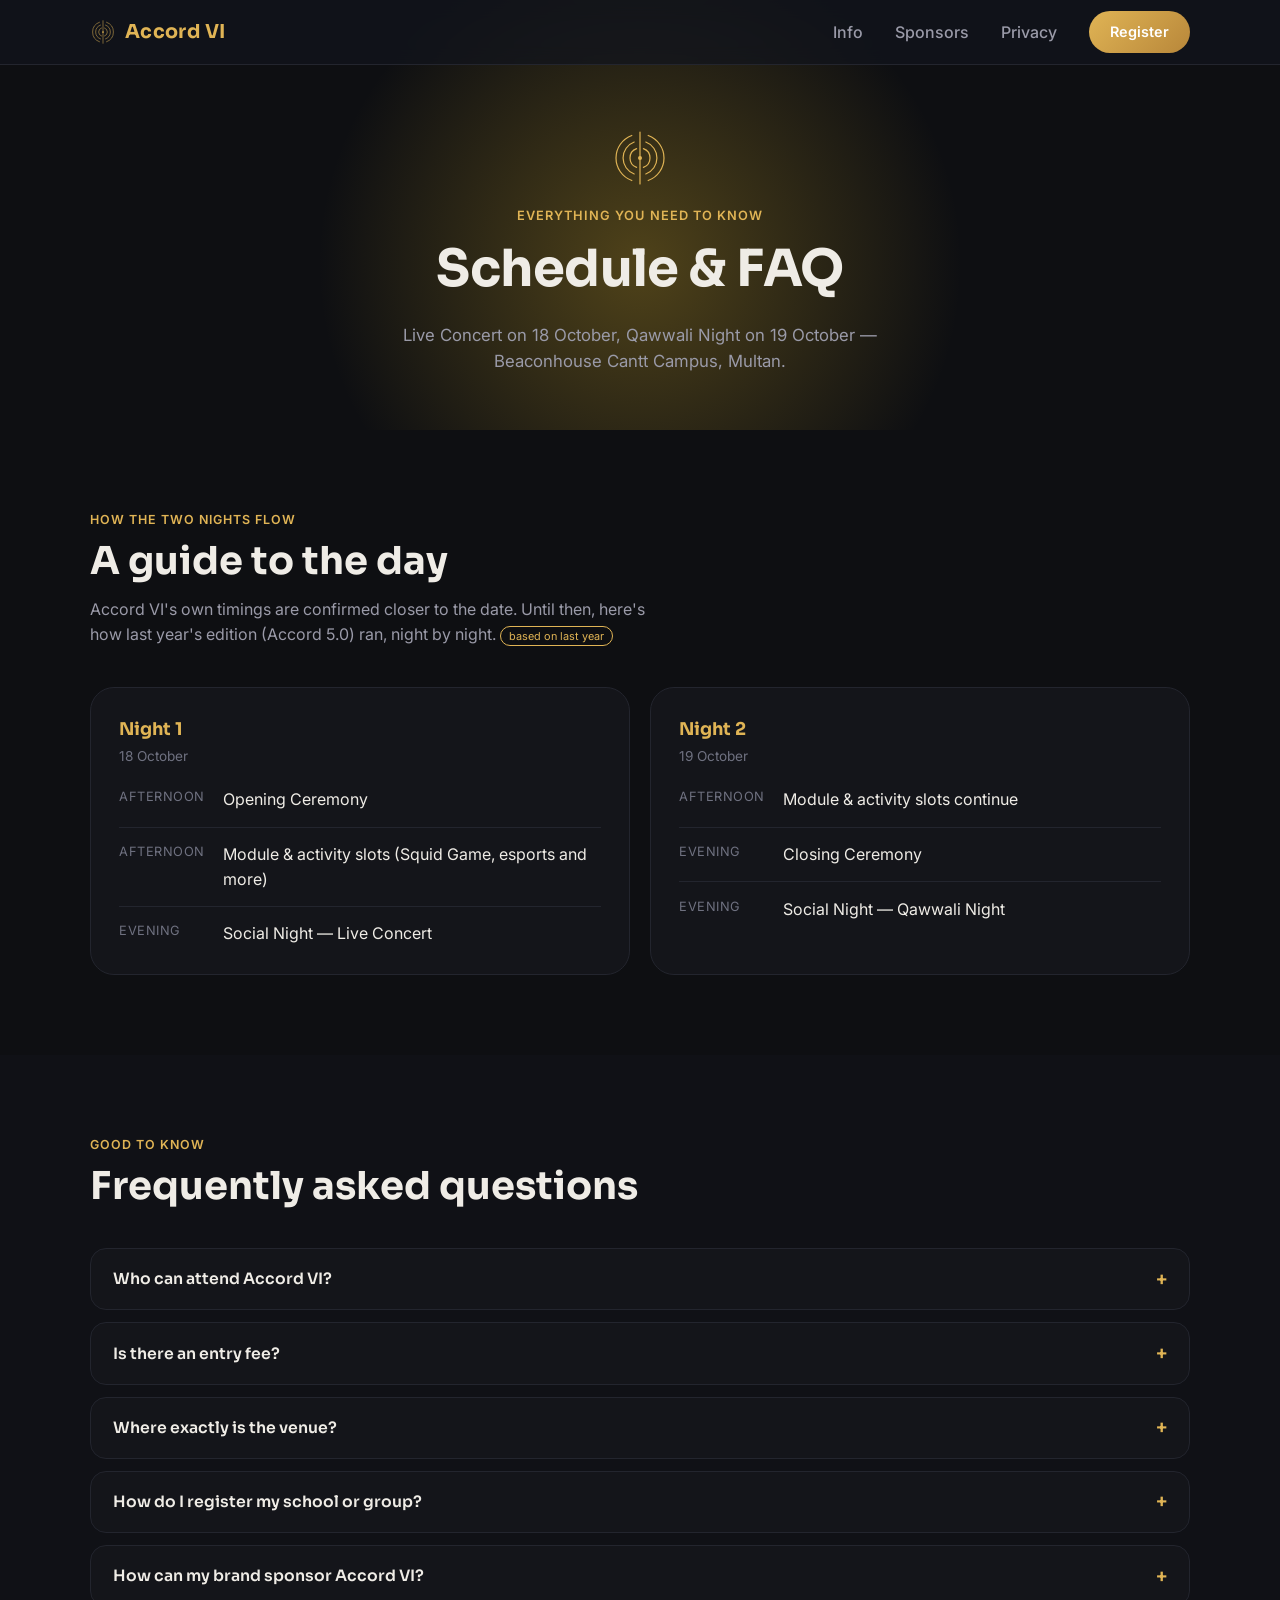
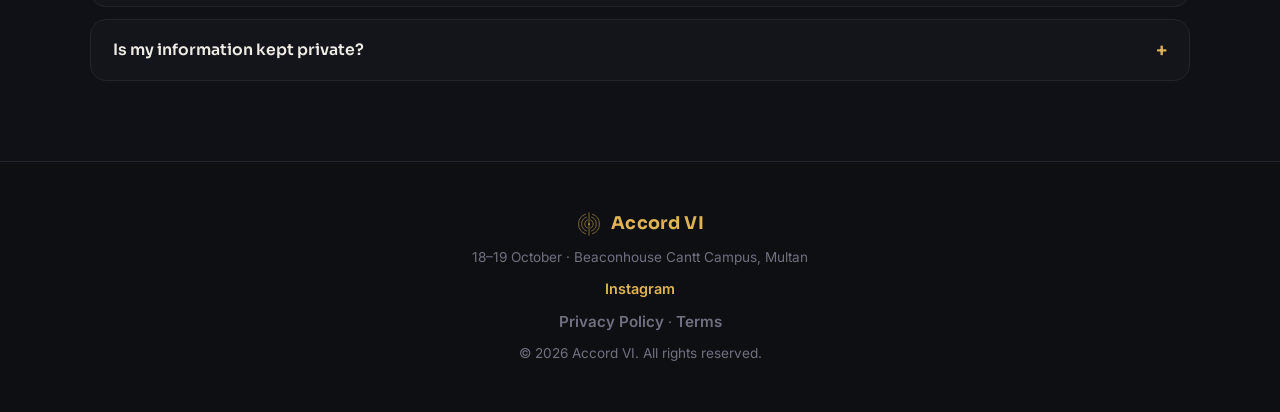
<file: info.html>
<!DOCTYPE html>
<html lang="en">
<head>
<meta charset="UTF-8">
<meta name="viewport" content="width=device-width, initial-scale=1.0">
<title>Event Info — Accord VI, 18–19 October, Multan</title>
<meta name="description" content="Accord VI schedule and FAQ: Live Concert 18 October, Qawwali Night 19 October, Beaconhouse Cantt Campus, Multan.">
<link rel="canonical" href="https://yilmaz-islam.github.io/accord-vi-info/info.html">
<meta property="og:type" content="website">
<meta property="og:title" content="Event Info — Accord VI, 18–19 October, Multan">
<meta property="og:description" content="Accord VI schedule and FAQ: Live Concert 18 October, Qawwali Night 19 October, Beaconhouse Cantt Campus, Multan.">
<meta property="og:url" content="https://yilmaz-islam.github.io/accord-vi-info/info.html">
<meta name="twitter:card" content="summary">
<meta name="twitter:title" content="Event Info — Accord VI, 18–19 October, Multan">
<meta name="twitter:description" content="Accord VI schedule and FAQ: Live Concert 18 October, Qawwali Night 19 October, Beaconhouse Cantt Campus, Multan.">
<link rel="icon" type="image/svg+xml" href="assets/favicon.svg">
<link href="https://cdn.jsdelivr.net/npm/aos@2.3.4/dist/aos.css" rel="stylesheet">
<link href="https://cdn.jsdelivr.net/npm/animate.css@4.1.1/animate.min.css" rel="stylesheet">
<link rel="stylesheet" href="css/styles.css">
<script type="application/ld+json">
{
  "@context": "https://schema.org",
  "@type": "Event",
  "name": "Accord VI",
  "startDate": "2026-10-18",
  "endDate": "2026-10-19",
  "eventAttendanceMode": "https://schema.org/OfflineEventAttendanceMode",
  "eventStatus": "https://schema.org/EventScheduled",
  "location": {
    "@type": "Place",
    "name": "Beaconhouse Cantt Campus",
    "address": {
      "@type": "PostalAddress",
      "addressLocality": "Multan",
      "addressCountry": "PK"
    }
  },
  "description": "Two-night Beaconhouse student music event: Live Concert on 18 October and Qawwali Night on 19 October.",
  "offers": [
    {
      "@type": "Offer",
      "name": "Two-night pass",
      "priceCurrency": "PKR",
      "price": "3500",
      "url": "https://yilmaz-islam.github.io/accord-vi-info/register.html",
      "availability": "https://schema.org/InStock"
    },
    {
      "@type": "Offer",
      "name": "Live Concert only (18 October)",
      "priceCurrency": "PKR",
      "price": "2500",
      "url": "https://yilmaz-islam.github.io/accord-vi-info/register.html",
      "availability": "https://schema.org/InStock"
    }
  ],
  "organizer": {
    "@type": "Organization",
    "name": "Accord VI Organizing Committee"
  }
}
</script>
</head>
<body>

<a href="#main" class="skip-link">Skip to content</a>

<svg width="0" height="0" style="position:absolute" aria-hidden="true">
  <symbol id="resonance-mark" viewBox="0 0 120 120">
    <g fill="none" stroke="currentColor" stroke-width="2.4" stroke-linecap="round">
      <line x1="60" y1="8" x2="60" y2="112"></line>
      <path d="M66.8,41.2 A20,20 0 0 1 66.8,78.8"></path>
      <path d="M53.2,41.2 A20,20 0 0 0 53.2,78.8"></path>
      <path d="M71.6,28.1 A34,34 0 0 1 71.6,91.9"></path>
      <path d="M48.4,28.1 A34,34 0 0 0 48.4,91.9"></path>
      <path d="M76.4,14.9 A48,48 0 0 1 76.4,105.1"></path>
      <path d="M43.6,14.9 A48,48 0 0 0 43.6,105.1"></path>
    </g>
    <circle cx="60" cy="60" r="4" fill="currentColor"></circle>
  </symbol>
</svg>

<!-- ============ NAV ============ -->
<header class="site-header">
  <div class="container nav-inner">
    <!-- prod: swap for the deployed immersive site's real URL -->
    <a href="https://yilmaz-islam.github.io/accord-vi/" class="logo">
      <svg class="logo-mark" viewBox="0 0 120 120" aria-hidden="true"><use href="#resonance-mark"></use></svg>
      <span class="logo-text">Accord <span>VI</span></span>
    </a>

    <nav class="nav-links" id="navLinks">
      <a href="info.html" class="nav-link">Info</a>
      <a href="sponsor.html" class="nav-link">Sponsors</a>
      <a href="privacy-policy.html" class="nav-link">Privacy</a>
      <a href="register.html" class="nav-cta">Register</a>
    </nav>

    <button class="nav-toggle" id="navToggle" aria-label="Toggle menu" aria-expanded="false" aria-controls="navLinks">
      <span></span><span></span><span></span>
    </button>
  </div>
</header>

<!-- ============ PAGE HERO ============ -->
<section class="page-hero" id="main">
  <div class="hero-glow" aria-hidden="true"></div>
  <div class="container page-hero-inner">
    <div class="hero-mark" aria-hidden="true" data-aos="zoom-in">
      <svg class="logo-mark logo-mark-hero" viewBox="0 0 120 120"><use href="#resonance-mark"></use></svg>
    </div>
    <p class="eyebrow" data-aos="fade-up" data-aos-delay="100">Everything you need to know</p>
    <h1 class="page-title" data-aos="fade-up" data-aos-delay="200">Schedule &amp; FAQ</h1>
    <p class="hero-tagline" data-aos="fade-up" data-aos-delay="300">
      Live Concert on 18 October, Qawwali Night on 19 October — Beaconhouse Cantt Campus, Multan.
    </p>
  </div>
</section>

<!-- ============ SCHEDULE ============ -->
<section id="schedule" class="section">
  <div class="container">
    <p class="section-kicker">How the two nights flow</p>
    <h2 class="section-title">A guide to the day</h2>
    <p class="section-lead">
      Accord VI's own timings are confirmed closer to the date. Until then, here's how last
      year's edition (Accord 5.0) ran, night by night. <span class="ph-tag">based on last year</span>
    </p>

    <div class="schedule-grid">
      <div class="schedule-card" data-aos="fade-up" data-aos-delay="0">
        <span class="schedule-day">Night 1</span>
        <span class="schedule-date">18 October</span>
        <ol class="schedule-list">
          <li><span class="schedule-time">Afternoon</span><span>Opening Ceremony</span></li>
          <li><span class="schedule-time">Afternoon</span><span>Module &amp; activity slots (Squid Game, esports and more)</span></li>
          <li><span class="schedule-time">Evening</span><span>Social Night — Live Concert</span></li>
        </ol>
      </div>
      <div class="schedule-card" data-aos="fade-up" data-aos-delay="100">
        <span class="schedule-day">Night 2</span>
        <span class="schedule-date">19 October</span>
        <ol class="schedule-list">
          <li><span class="schedule-time">Afternoon</span><span>Module &amp; activity slots continue</span></li>
          <li><span class="schedule-time">Evening</span><span>Closing Ceremony</span></li>
          <li><span class="schedule-time">Evening</span><span>Social Night — Qawwali Night</span></li>
        </ol>
      </div>
    </div>
  </div>
</section>

<!-- ============ FAQ ============ -->
<section id="faq" class="section section-alt">
  <div class="container">
    <p class="section-kicker">Good to know</p>
    <h2 class="section-title">Frequently asked questions</h2>

    <div class="faq-list">
      <div class="faq-item" data-aos="fade-up" data-aos-delay="0">
        <button class="faq-question" aria-expanded="false">
          <span>Who can attend Accord VI?</span>
          <span class="faq-icon" aria-hidden="true">+</span>
        </button>
        <div class="faq-answer">
          <p>Anyone aged 12 and up. Most attendees are students, and around 20% are accompanying adults such as teachers and family — everyone is welcome.</p>
        </div>
      </div>

      <div class="faq-item" data-aos="fade-up" data-aos-delay="50">
        <button class="faq-question" aria-expanded="false">
          <span>Is there an entry fee?</span>
          <span class="faq-icon" aria-hidden="true">+</span>
        </button>
        <div class="faq-answer">
          <p>Yes. A full two-night pass is <strong>PKR 3,500</strong>. If you only want to come for the Live Concert on 18 October, a concert-only ticket is <strong>PKR 2,500</strong>.</p>
        </div>
      </div>

      <div class="faq-item" data-aos="fade-up" data-aos-delay="100">
        <button class="faq-question" aria-expanded="false">
          <span>Where exactly is the venue?</span>
          <span class="faq-icon" aria-hidden="true">+</span>
        </button>
        <div class="faq-answer">
          <p>Beaconhouse Cantt Campus, Multan. <span class="ph-tag">parking/drop-off details to follow closer to the date</span></p>
          <div class="map-embed">
            <iframe
              src="https://www.google.com/maps?q=Beaconhouse+Cantt+Campus+Multan&output=embed"
              width="100%" height="280" style="border:0;" allowfullscreen loading="lazy"
              referrerpolicy="no-referrer-when-downgrade"
              title="Map to Beaconhouse Cantt Campus, Multan"></iframe>
          </div>
          <a href="https://www.google.com/maps/search/?api=1&query=Beaconhouse+Cantt+Campus+Multan" target="_blank" rel="noopener" class="text-link">Get directions →</a>
        </div>
      </div>

      <div class="faq-item" data-aos="fade-up" data-aos-delay="150">
        <button class="faq-question" aria-expanded="false">
          <span>How do I register my school or group?</span>
          <span class="faq-icon" aria-hidden="true">+</span>
        </button>
        <div class="faq-answer">
          <p>Head to the <a href="register.html" class="text-link">registration page</a> and select "Prospective attendee." Mention your school and approximate group size in the message field and our team will follow up.</p>
        </div>
      </div>

      <div class="faq-item" data-aos="fade-up" data-aos-delay="200">
        <button class="faq-question" aria-expanded="false">
          <span>How can my brand sponsor Accord VI?</span>
          <span class="faq-icon" aria-hidden="true">+</span>
        </button>
        <div class="faq-answer">
          <p>Check out our <a href="sponsor.html" class="text-link">sponsor page</a> — tiers, custom options, and a form to register your interest, all in one place.</p>
        </div>
      </div>

      <div class="faq-item" data-aos="fade-up" data-aos-delay="250">
        <button class="faq-question" aria-expanded="false">
          <span>Is my information kept private?</span>
          <span class="faq-icon" aria-hidden="true">+</span>
        </button>
        <div class="faq-answer">
          <p>Yes — see our <a href="privacy-policy.html" class="text-link">privacy policy</a> for what we collect and how it's used.</p>
        </div>
      </div>
    </div>
  </div>
</section>

<!-- ============ FOOTER ============ -->
<footer class="site-footer">
  <div class="container footer-inner">
    <span class="logo footer-logo">
      <svg class="logo-mark" viewBox="0 0 120 120" aria-hidden="true"><use href="#resonance-mark"></use></svg>
      <span class="logo-text">Accord <span>VI</span></span>
    </span>
    <p class="footer-tag">18–19 October · Beaconhouse Cantt Campus, Multan</p>
    <a href="https://instagram.com/" target="_blank" rel="noopener" class="footer-ig">Instagram</a>
    <p class="footer-legal"><a href="privacy-policy.html" class="text-link">Privacy Policy</a> · <a href="terms.html" class="text-link">Terms</a></p>
    <p class="footer-copy">© <span id="year"></span> Accord VI. All rights reserved.</p>
  </div>
</footer>

<div class="sticky-mobile-cta">
  <a href="register.html" class="btn btn-primary btn-block">Register</a>
</div>

<script src="https://cdn.jsdelivr.net/npm/aos@2.3.4/dist/aos.js"></script>
<script src="js/main.js"></script>
</body>
</html>
</file>
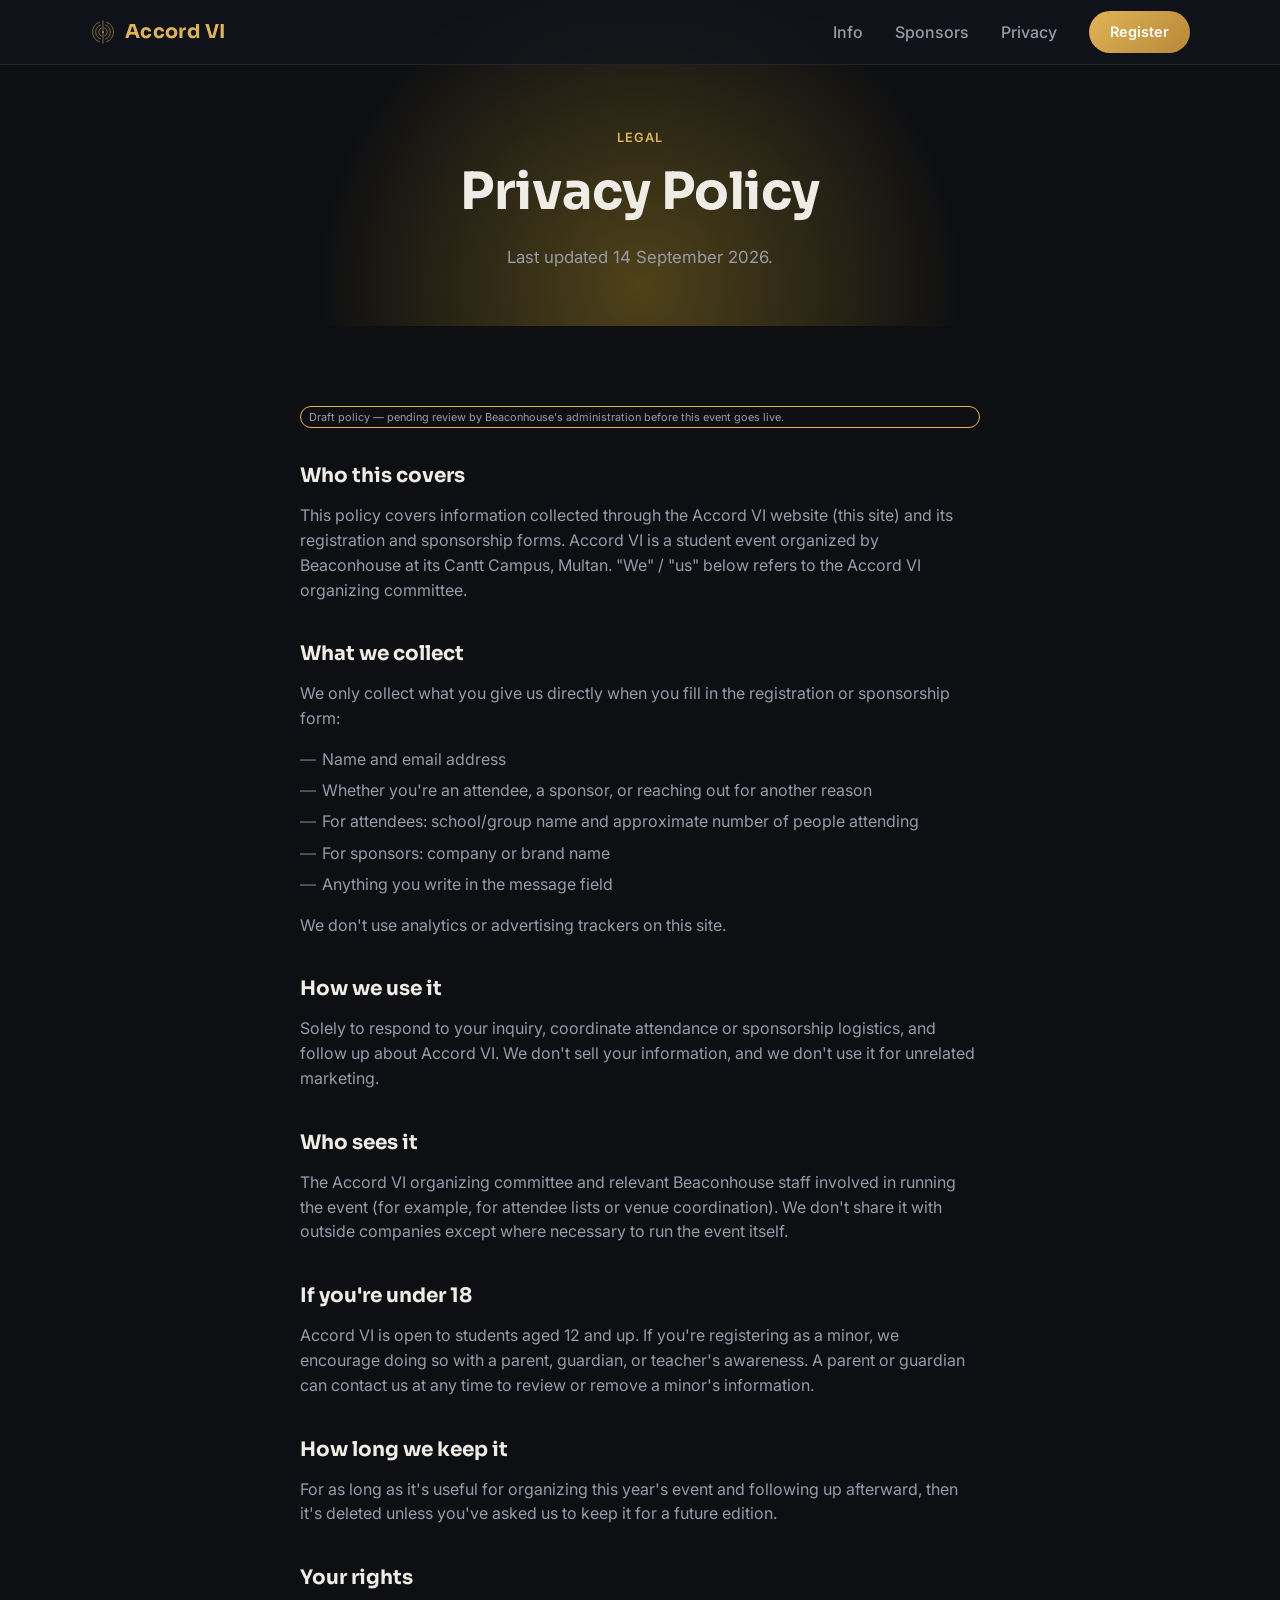
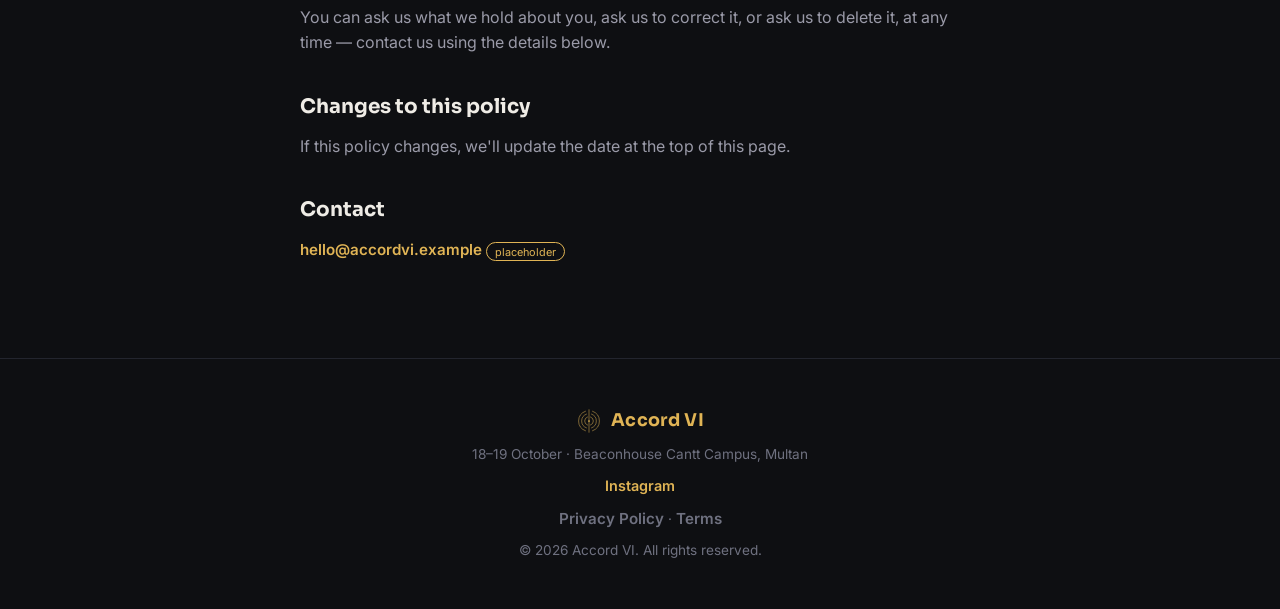
<file: privacy-policy.html>
<!DOCTYPE html>
<html lang="en">
<head>
<meta charset="UTF-8">
<meta name="viewport" content="width=device-width, initial-scale=1.0">
<title>Privacy Policy — Accord VI</title>
<meta name="description" content="How Accord VI collects, uses and protects information submitted through this site.">
<link rel="canonical" href="https://yilmaz-islam.github.io/accord-vi-info/privacy-policy.html">
<meta property="og:type" content="website">
<meta property="og:title" content="Privacy Policy — Accord VI">
<meta property="og:description" content="How Accord VI collects, uses and protects information submitted through this site.">
<meta property="og:url" content="https://yilmaz-islam.github.io/accord-vi-info/privacy-policy.html">
<link rel="icon" type="image/svg+xml" href="assets/favicon.svg">
<link href="https://cdn.jsdelivr.net/npm/aos@2.3.4/dist/aos.css" rel="stylesheet">
<link rel="stylesheet" href="css/styles.css">
</head>
<body>

<a href="#main" class="skip-link">Skip to content</a>

<svg width="0" height="0" style="position:absolute" aria-hidden="true">
  <symbol id="resonance-mark" viewBox="0 0 120 120">
    <g fill="none" stroke="currentColor" stroke-width="2.4" stroke-linecap="round">
      <line x1="60" y1="8" x2="60" y2="112"></line>
      <path d="M66.8,41.2 A20,20 0 0 1 66.8,78.8"></path>
      <path d="M53.2,41.2 A20,20 0 0 0 53.2,78.8"></path>
      <path d="M71.6,28.1 A34,34 0 0 1 71.6,91.9"></path>
      <path d="M48.4,28.1 A34,34 0 0 0 48.4,91.9"></path>
      <path d="M76.4,14.9 A48,48 0 0 1 76.4,105.1"></path>
      <path d="M43.6,14.9 A48,48 0 0 0 43.6,105.1"></path>
    </g>
    <circle cx="60" cy="60" r="4" fill="currentColor"></circle>
  </symbol>
</svg>

<!-- ============ NAV ============ -->
<header class="site-header">
  <div class="container nav-inner">
    <!-- prod: swap for the deployed immersive site's real URL -->
    <a href="https://yilmaz-islam.github.io/accord-vi/" class="logo">
      <svg class="logo-mark" viewBox="0 0 120 120" aria-hidden="true"><use href="#resonance-mark"></use></svg>
      <span class="logo-text">Accord <span>VI</span></span>
    </a>

    <nav class="nav-links" id="navLinks">
      <a href="info.html" class="nav-link">Info</a>
      <a href="sponsor.html" class="nav-link">Sponsors</a>
      <a href="privacy-policy.html" class="nav-link">Privacy</a>
      <a href="register.html" class="nav-cta">Register</a>
    </nav>

    <button class="nav-toggle" id="navToggle" aria-label="Toggle menu" aria-expanded="false" aria-controls="navLinks">
      <span></span><span></span><span></span>
    </button>
  </div>
</header>

<!-- ============ PAGE HERO ============ -->
<section class="page-hero" id="main">
  <div class="hero-glow" aria-hidden="true"></div>
  <div class="container page-hero-inner">
    <p class="eyebrow" data-aos="fade-up" data-aos-delay="100">Legal</p>
    <h1 class="page-title" data-aos="fade-up" data-aos-delay="200">Privacy Policy</h1>
    <p class="hero-tagline" data-aos="fade-up" data-aos-delay="300">Last updated 14 September 2026.</p>
  </div>
</section>

<!-- ============ CONTENT ============ -->
<section class="section">
  <div class="container legal-content">

    <p class="ph-tag" style="margin-bottom:2rem;">
      Draft policy — pending review by Beaconhouse's administration before this event goes live.
    </p>

    <h2>Who this covers</h2>
    <p>
      This policy covers information collected through the Accord VI website (this site) and its
      registration and sponsorship forms. Accord VI is a student event organized by Beaconhouse at
      its Cantt Campus, Multan. "We" / "us" below refers to the Accord VI organizing committee.
    </p>

    <h2>What we collect</h2>
    <p>We only collect what you give us directly when you fill in the registration or sponsorship form:</p>
    <ul>
      <li>Name and email address</li>
      <li>Whether you're an attendee, a sponsor, or reaching out for another reason</li>
      <li>For attendees: school/group name and approximate number of people attending</li>
      <li>For sponsors: company or brand name</li>
      <li>Anything you write in the message field</li>
    </ul>
    <p>We don't use analytics or advertising trackers on this site.</p>

    <h2>How we use it</h2>
    <p>
      Solely to respond to your inquiry, coordinate attendance or sponsorship logistics, and
      follow up about Accord VI. We don't sell your information, and we don't use it for
      unrelated marketing.
    </p>

    <h2>Who sees it</h2>
    <p>
      The Accord VI organizing committee and relevant Beaconhouse staff involved in running the
      event (for example, for attendee lists or venue coordination). We don't share it with outside
      companies except where necessary to run the event itself.
    </p>

    <h2>If you're under 18</h2>
    <p>
      Accord VI is open to students aged 12 and up. If you're registering as a minor, we encourage
      doing so with a parent, guardian, or teacher's awareness. A parent or guardian can contact us
      at any time to review or remove a minor's information.
    </p>

    <h2>How long we keep it</h2>
    <p>
      For as long as it's useful for organizing this year's event and following up afterward, then
      it's deleted unless you've asked us to keep it for a future edition.
    </p>

    <h2>Your rights</h2>
    <p>
      You can ask us what we hold about you, ask us to correct it, or ask us to delete it, at any
      time — contact us using the details below.
    </p>

    <h2>Changes to this policy</h2>
    <p>If this policy changes, we'll update the date at the top of this page.</p>

    <h2>Contact</h2>
    <p>
      <a href="mailto:hello@accordvi.example" class="text-link">hello@accordvi.example</a>
      <span class="ph-tag">placeholder</span>
    </p>

  </div>
</section>

<!-- ============ FOOTER ============ -->
<footer class="site-footer">
  <div class="container footer-inner">
    <span class="logo footer-logo">
      <svg class="logo-mark" viewBox="0 0 120 120" aria-hidden="true"><use href="#resonance-mark"></use></svg>
      <span class="logo-text">Accord <span>VI</span></span>
    </span>
    <p class="footer-tag">18–19 October · Beaconhouse Cantt Campus, Multan</p>
    <a href="https://instagram.com/" target="_blank" rel="noopener" class="footer-ig">Instagram</a>
    <p class="footer-legal"><a href="privacy-policy.html" class="text-link">Privacy Policy</a> · <a href="terms.html" class="text-link">Terms</a></p>
    <p class="footer-copy">© <span id="year"></span> Accord VI. All rights reserved.</p>
  </div>
</footer>

<script src="https://cdn.jsdelivr.net/npm/aos@2.3.4/dist/aos.js"></script>
<script src="js/main.js"></script>
</body>
</html>
</file>
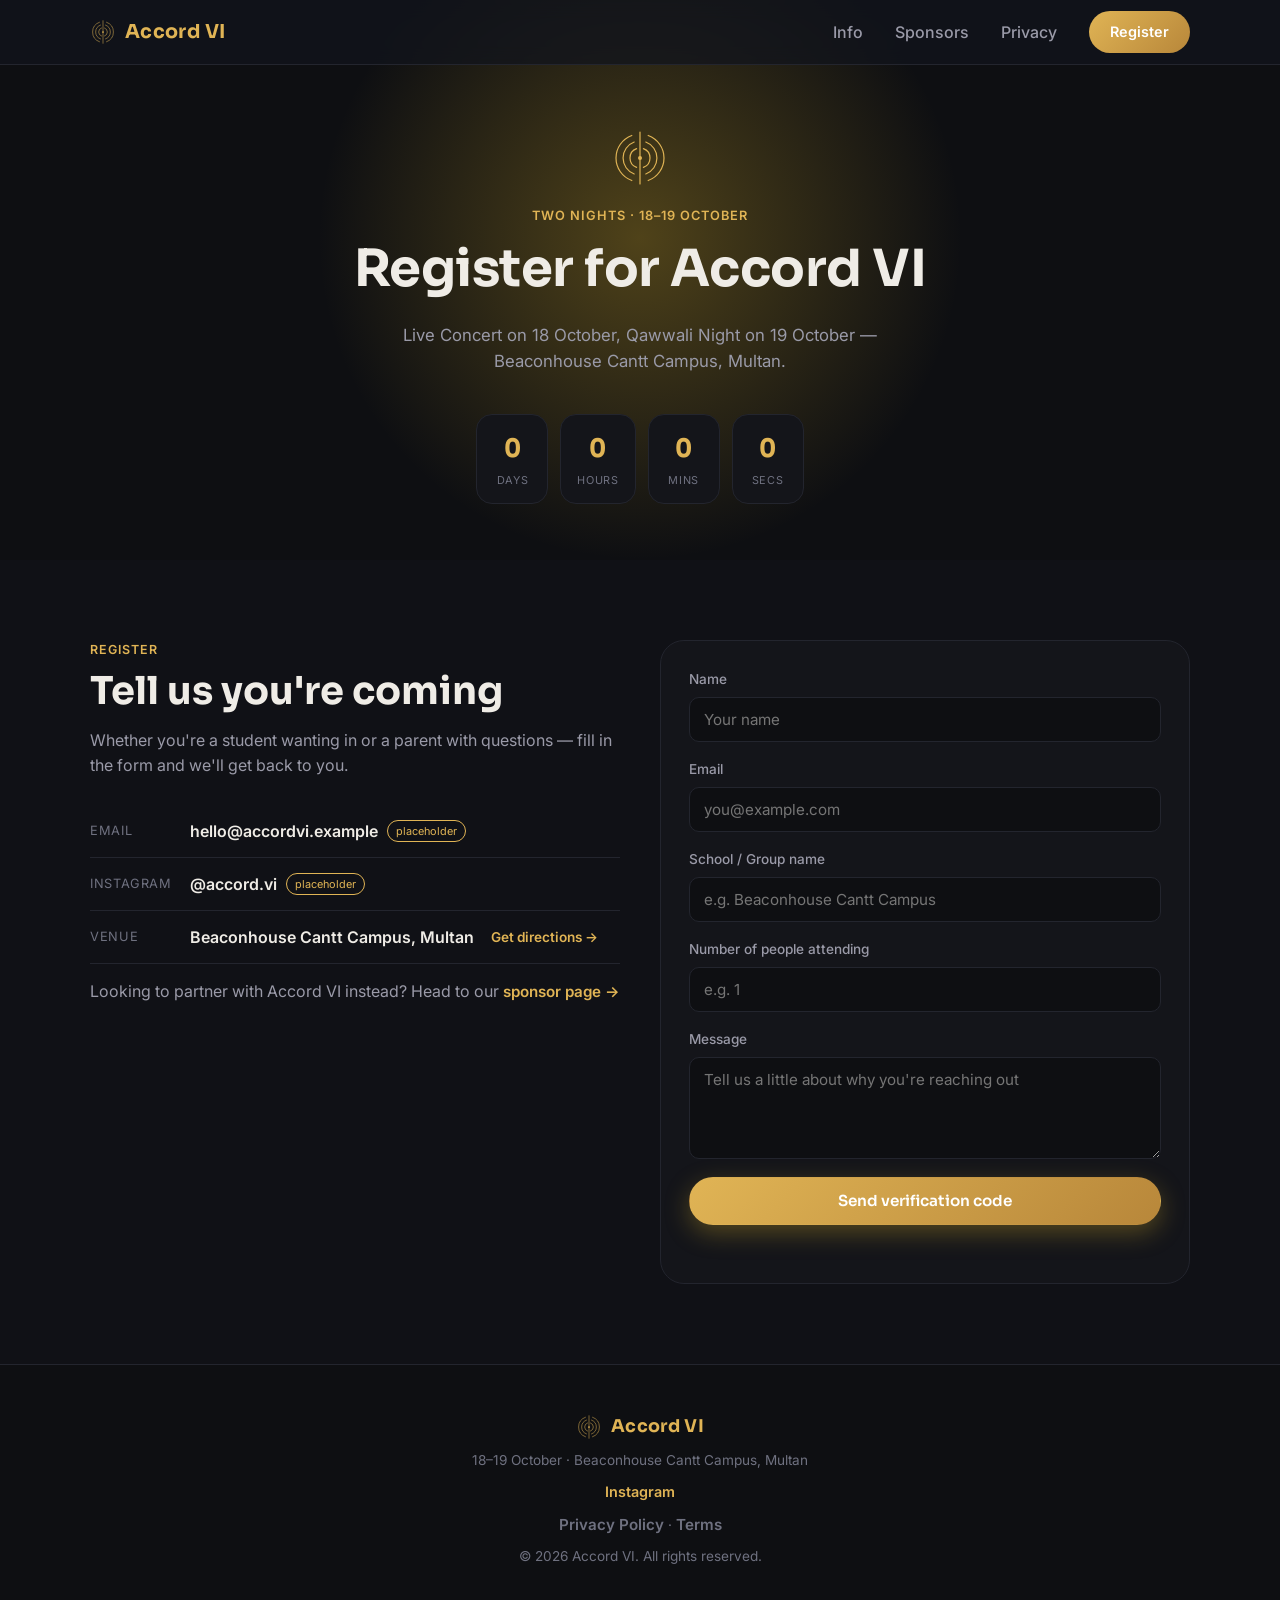
<file: register.html>
<!DOCTYPE html>
<html lang="en">
<head>
<meta charset="UTF-8">
<meta name="viewport" content="width=device-width, initial-scale=1.0">
<title>Register — Accord VI, 18–19 October, Multan</title>
<meta name="description" content="Register for Accord VI: Live Concert on 18 October and Qawwali Night on 19 October at Beaconhouse Cantt Campus, Multan.">
<link rel="canonical" href="https://yilmaz-islam.github.io/accord-vi-info/register.html">
<meta property="og:type" content="website">
<meta property="og:title" content="Register — Accord VI, 18–19 October, Multan">
<meta property="og:description" content="Register for Accord VI: Live Concert on 18 October and Qawwali Night on 19 October at Beaconhouse Cantt Campus, Multan.">
<meta property="og:url" content="https://yilmaz-islam.github.io/accord-vi-info/register.html">
<meta name="twitter:card" content="summary">
<meta name="twitter:title" content="Register — Accord VI, 18–19 October, Multan">
<meta name="twitter:description" content="Register for Accord VI: Live Concert on 18 October and Qawwali Night on 19 October at Beaconhouse Cantt Campus, Multan.">
<link rel="icon" type="image/svg+xml" href="assets/favicon.svg">
<link href="https://cdn.jsdelivr.net/npm/aos@2.3.4/dist/aos.css" rel="stylesheet">
<link href="https://cdn.jsdelivr.net/npm/animate.css@4.1.1/animate.min.css" rel="stylesheet">
<link rel="stylesheet" href="css/styles.css">
<script type="application/ld+json">
{
  "@context": "https://schema.org",
  "@type": "Event",
  "name": "Accord VI",
  "startDate": "2026-10-18",
  "endDate": "2026-10-19",
  "eventAttendanceMode": "https://schema.org/OfflineEventAttendanceMode",
  "eventStatus": "https://schema.org/EventScheduled",
  "location": {
    "@type": "Place",
    "name": "Beaconhouse Cantt Campus",
    "address": {
      "@type": "PostalAddress",
      "addressLocality": "Multan",
      "addressCountry": "PK"
    }
  },
  "description": "Two-night Beaconhouse student music event: Live Concert on 18 October and Qawwali Night on 19 October.",
  "offers": [
    {
      "@type": "Offer",
      "name": "Two-night pass",
      "priceCurrency": "PKR",
      "price": "3500",
      "url": "https://yilmaz-islam.github.io/accord-vi-info/register.html",
      "availability": "https://schema.org/InStock"
    },
    {
      "@type": "Offer",
      "name": "Live Concert only (18 October)",
      "priceCurrency": "PKR",
      "price": "2500",
      "url": "https://yilmaz-islam.github.io/accord-vi-info/register.html",
      "availability": "https://schema.org/InStock"
    }
  ],
  "organizer": {
    "@type": "Organization",
    "name": "Accord VI Organizing Committee"
  }
}
</script>
</head>
<body>

<a href="#main" class="skip-link">Skip to content</a>

<svg width="0" height="0" style="position:absolute" aria-hidden="true">
  <symbol id="resonance-mark" viewBox="0 0 120 120">
    <g fill="none" stroke="currentColor" stroke-width="2.4" stroke-linecap="round">
      <line x1="60" y1="8" x2="60" y2="112"></line>
      <path d="M66.8,41.2 A20,20 0 0 1 66.8,78.8"></path>
      <path d="M53.2,41.2 A20,20 0 0 0 53.2,78.8"></path>
      <path d="M71.6,28.1 A34,34 0 0 1 71.6,91.9"></path>
      <path d="M48.4,28.1 A34,34 0 0 0 48.4,91.9"></path>
      <path d="M76.4,14.9 A48,48 0 0 1 76.4,105.1"></path>
      <path d="M43.6,14.9 A48,48 0 0 0 43.6,105.1"></path>
    </g>
    <circle cx="60" cy="60" r="4" fill="currentColor"></circle>
  </symbol>
</svg>

<!-- ============ NAV ============ -->
<header class="site-header">
  <div class="container nav-inner">
    <!-- prod: swap for the deployed immersive site's real URL -->
    <a href="https://yilmaz-islam.github.io/accord-vi/" class="logo">
      <svg class="logo-mark" viewBox="0 0 120 120" aria-hidden="true"><use href="#resonance-mark"></use></svg>
      <span class="logo-text">Accord <span>VI</span></span>
    </a>

    <nav class="nav-links" id="navLinks">
      <a href="info.html" class="nav-link">Info</a>
      <a href="sponsor.html" class="nav-link">Sponsors</a>
      <a href="privacy-policy.html" class="nav-link">Privacy</a>
      <a href="register.html" class="nav-cta">Register</a>
    </nav>

    <button class="nav-toggle" id="navToggle" aria-label="Toggle menu" aria-expanded="false" aria-controls="navLinks">
      <span></span><span></span><span></span>
    </button>
  </div>
</header>

<!-- ============ PAGE HERO ============ -->
<section class="page-hero" id="main">
  <div class="hero-glow" aria-hidden="true"></div>
  <div class="container page-hero-inner">
    <div class="hero-mark" aria-hidden="true" data-aos="zoom-in">
      <svg class="logo-mark logo-mark-hero" viewBox="0 0 120 120"><use href="#resonance-mark"></use></svg>
    </div>
    <p class="eyebrow" data-aos="fade-up" data-aos-delay="100">Two nights · 18–19 October</p>
    <h1 class="page-title" data-aos="fade-up" data-aos-delay="200">Register for Accord VI</h1>
    <p class="hero-tagline" data-aos="fade-up" data-aos-delay="300">
      Live Concert on 18 October, Qawwali Night on 19 October — Beaconhouse Cantt Campus, Multan.
    </p>

    <div class="countdown" id="countdown" aria-label="Time remaining until Accord VI" data-aos="fade-up" data-aos-delay="400">
      <div class="countdown-box"><span class="countdown-num" id="cdDays">--</span><span class="countdown-label">Days</span></div>
      <div class="countdown-box"><span class="countdown-num" id="cdHours">--</span><span class="countdown-label">Hours</span></div>
      <div class="countdown-box"><span class="countdown-num" id="cdMins">--</span><span class="countdown-label">Mins</span></div>
      <div class="countdown-box"><span class="countdown-num" id="cdSecs">--</span><span class="countdown-label">Secs</span></div>
    </div>
  </div>
</section>

<!-- ============ REGISTRATION FORM ============ -->
<section class="section section-alt">
  <div class="container contact-grid">
    <div class="contact-copy" data-aos="fade-right">
      <p class="section-kicker">Register</p>
      <h2 class="section-title">Tell us you're coming</h2>
      <p class="section-lead">
        Whether you're a student wanting in or a parent with questions — fill in the form and
        we'll get back to you.
      </p>

      <ul class="contact-details">
        <li>
          <span class="contact-label">Email</span>
          <a href="mailto:hello@accordvi.example" class="contact-value">hello@accordvi.example</a>
          <span class="ph-tag">placeholder</span>
        </li>
        <li>
          <span class="contact-label">Instagram</span>
          <a href="https://instagram.com/" target="_blank" rel="noopener" class="contact-value">@accord.vi</a>
          <span class="ph-tag">placeholder</span>
        </li>
        <li>
          <span class="contact-label">Venue</span>
          <span class="contact-value">Beaconhouse Cantt Campus, Multan</span>
          <a href="https://www.google.com/maps/search/?api=1&query=Beaconhouse+Cantt+Campus+Multan" target="_blank" rel="noopener" class="text-link" style="margin-left:0.5rem; font-size:0.85rem;">Get directions →</a>
        </li>
      </ul>

      <p class="section-lead">Looking to partner with Accord VI instead? Head to our <a href="sponsor.html#sponsor-form" class="text-link">sponsor page →</a></p>
    </div>

    <form class="contact-form" id="contactForm" data-aos="fade-left">
      <input type="hidden" name="form_type" value="Registration">
      <input type="hidden" name="details" id="registerDetails">
      <div id="registerStage1">
        <div class="form-row">
          <label for="name">Name</label>
          <input type="text" id="name" name="name" required placeholder="Your name">
        </div>
        <div class="form-row">
          <label for="email">Email</label>
          <input type="email" id="email" name="email" required placeholder="you@example.com">
        </div>
        <div class="form-row">
          <label for="school">School / Group name</label>
          <input type="text" id="school" name="school" placeholder="e.g. Beaconhouse Cantt Campus">
        </div>
        <div class="form-row">
          <label for="attendeeCount">Number of people attending</label>
          <input type="number" id="attendeeCount" name="attendeeCount" min="1" placeholder="e.g. 1">
        </div>
        <div class="form-row">
          <label for="message">Message</label>
          <textarea id="message" name="message" rows="4" placeholder="Tell us a little about why you're reaching out"></textarea>
        </div>
        <button type="submit" class="btn btn-primary btn-block">Send verification code</button>
      </div>
      <div id="registerStage2" hidden>
        <div class="form-row">
          <label for="registerCode">Enter the 6-digit code we emailed you</label>
          <input type="text" id="registerCode" inputmode="numeric" autocomplete="one-time-code" maxlength="6" placeholder="123456">
        </div>
        <button type="button" id="registerVerifyBtn" class="btn btn-primary btn-block">Verify &amp; submit</button>
      </div>
      <p class="form-note" id="formNote" role="status"></p>
    </form>
  </div>
</section>

<!-- ============ FOOTER ============ -->
<footer class="site-footer">
  <div class="container footer-inner">
    <span class="logo footer-logo">
      <svg class="logo-mark" viewBox="0 0 120 120" aria-hidden="true"><use href="#resonance-mark"></use></svg>
      <span class="logo-text">Accord <span>VI</span></span>
    </span>
    <p class="footer-tag">18–19 October · Beaconhouse Cantt Campus, Multan</p>
    <a href="https://instagram.com/" target="_blank" rel="noopener" class="footer-ig">Instagram</a>
    <p class="footer-legal"><a href="privacy-policy.html" class="text-link">Privacy Policy</a> · <a href="terms.html" class="text-link">Terms</a></p>
    <p class="footer-copy">© <span id="year"></span> Accord VI. All rights reserved.</p>
  </div>
</footer>

<script src="https://cdn.jsdelivr.net/npm/aos@2.3.4/dist/aos.js"></script>
<script src="js/main.js"></script>
</body>
</html>
</file>
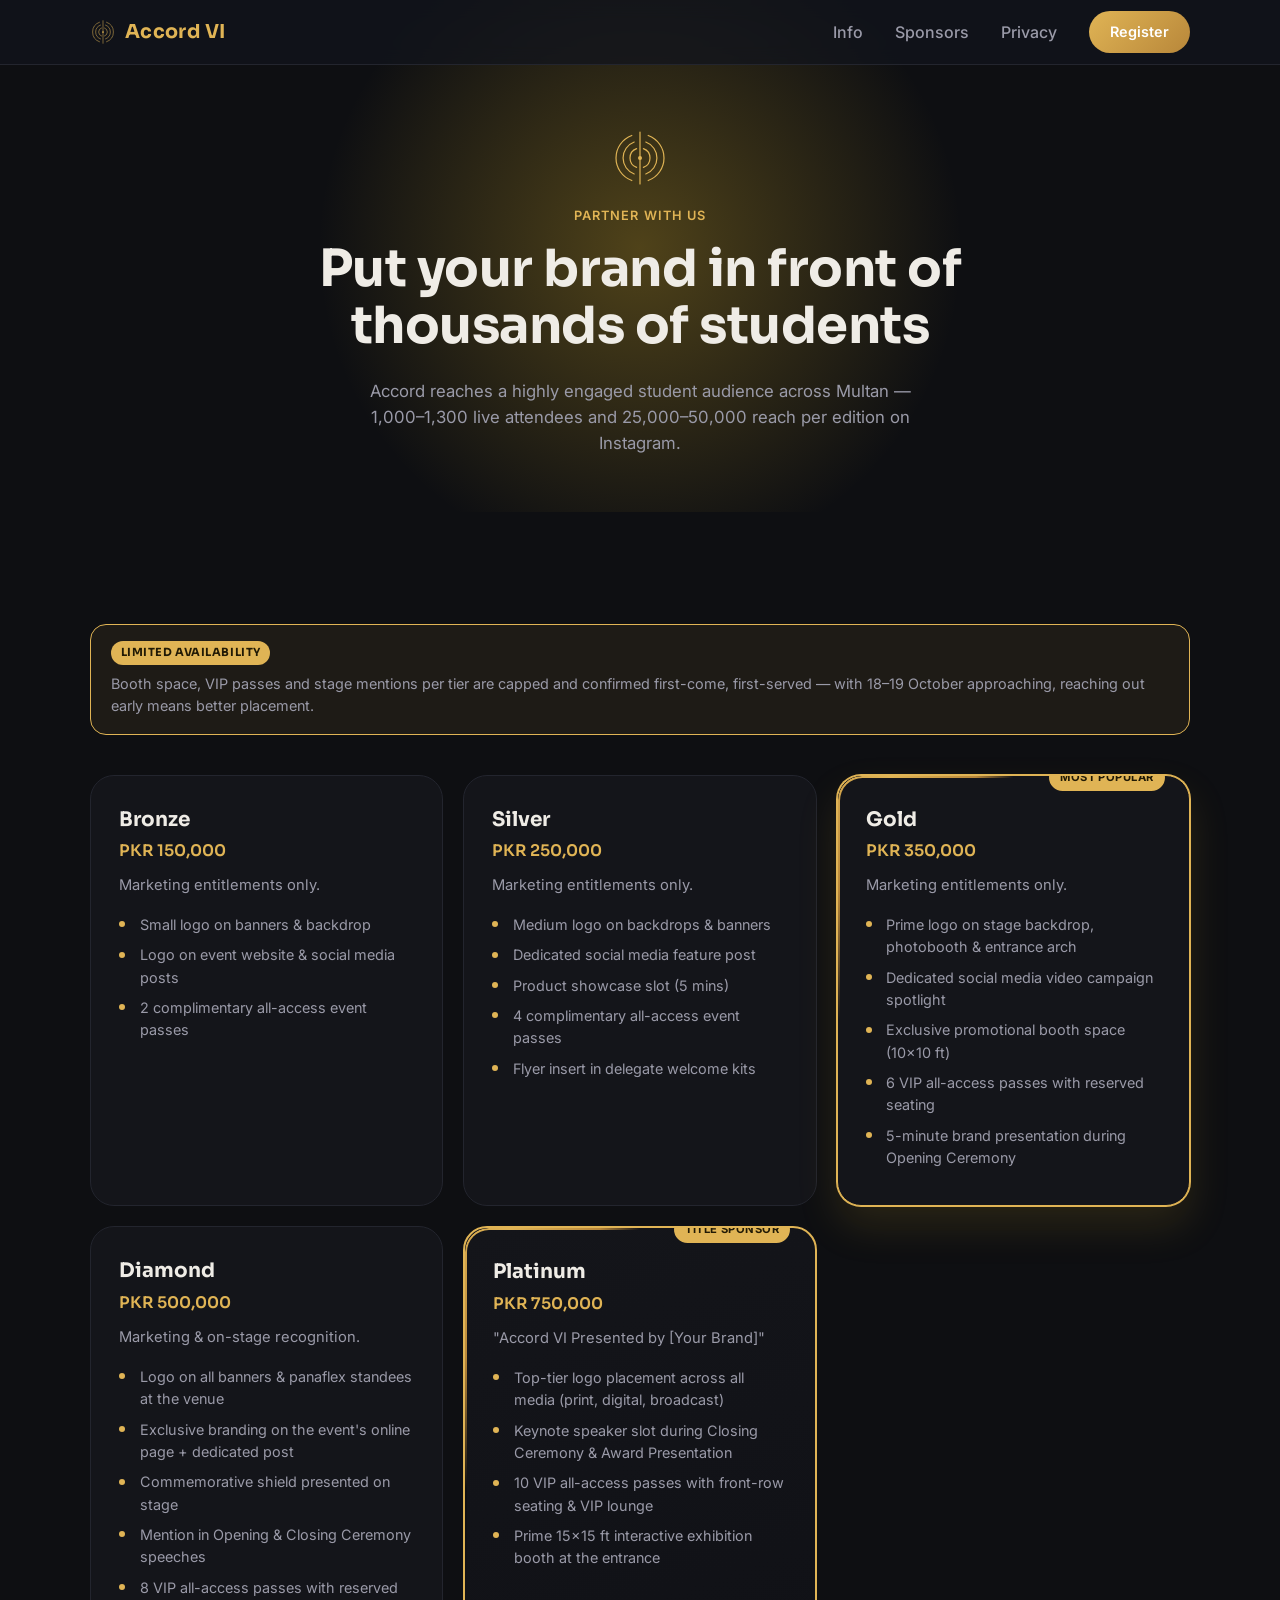
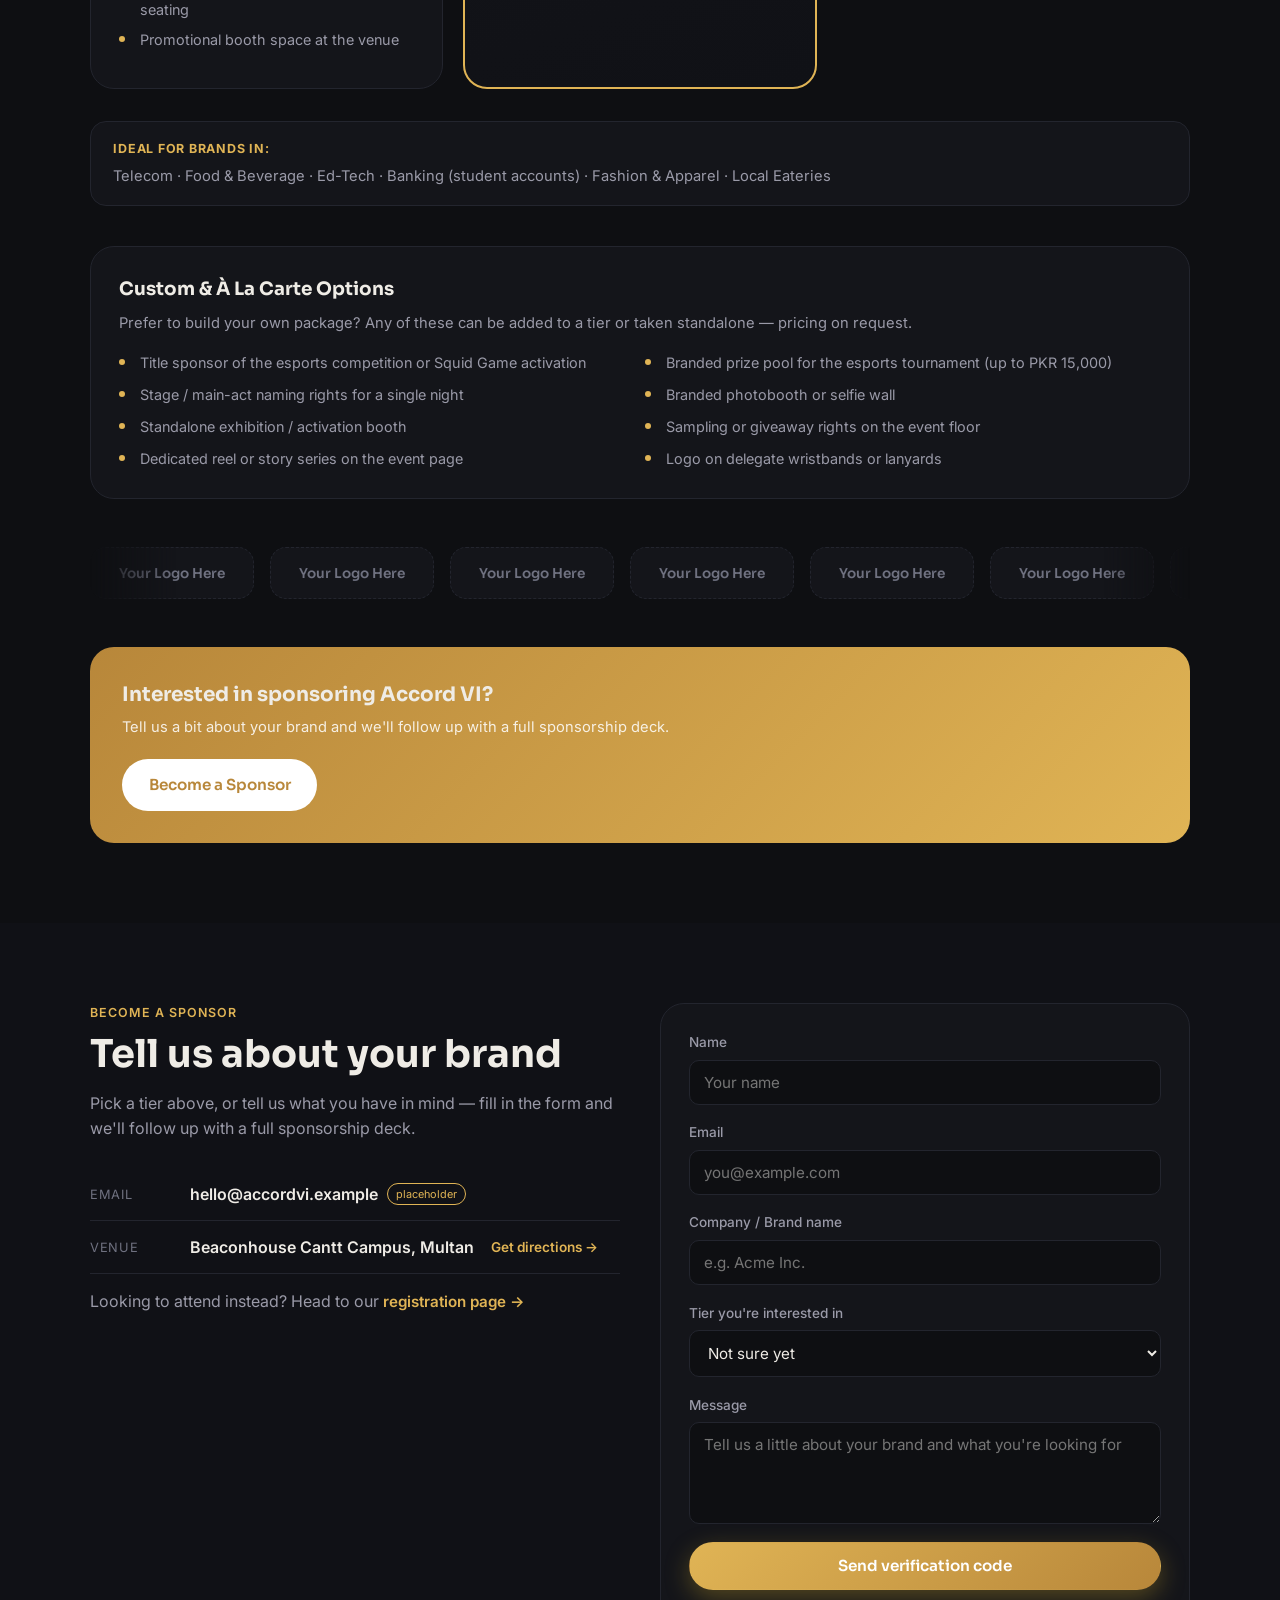
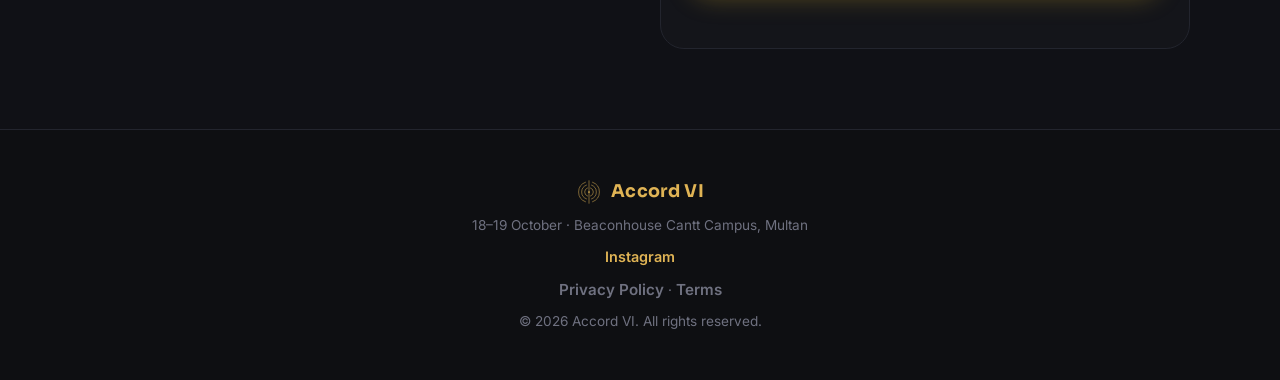
<file: sponsor.html>
<!DOCTYPE html>
<html lang="en">
<head>
<meta charset="UTF-8">
<meta name="viewport" content="width=device-width, initial-scale=1.0">
<title>Sponsor Accord VI — Partnership Tiers, 18–19 October, Multan</title>
<meta name="description" content="Sponsor Accord VI: reach 1,000+ students live and 25-50K on Instagram. Bronze through Platinum partnership tiers, Beaconhouse Cantt Campus, Multan.">
<link rel="canonical" href="https://yilmaz-islam.github.io/accord-vi-info/sponsor.html">
<meta property="og:type" content="website">
<meta property="og:title" content="Sponsor Accord VI — Partnership Tiers, 18–19 October, Multan">
<meta property="og:description" content="Sponsor Accord VI: reach 1,000+ students live and 25-50K on Instagram. Bronze through Platinum partnership tiers, Beaconhouse Cantt Campus, Multan.">
<meta property="og:url" content="https://yilmaz-islam.github.io/accord-vi-info/sponsor.html">
<meta name="twitter:card" content="summary">
<meta name="twitter:title" content="Sponsor Accord VI — Partnership Tiers, 18–19 October, Multan">
<meta name="twitter:description" content="Sponsor Accord VI: reach 1,000+ students live and 25-50K on Instagram. Bronze through Platinum partnership tiers, Beaconhouse Cantt Campus, Multan.">
<link rel="icon" type="image/svg+xml" href="assets/favicon.svg">
<link href="https://cdn.jsdelivr.net/npm/aos@2.3.4/dist/aos.css" rel="stylesheet">
<link href="https://cdn.jsdelivr.net/npm/animate.css@4.1.1/animate.min.css" rel="stylesheet">
<link rel="stylesheet" href="css/styles.css">
</head>
<body>

<a href="#main" class="skip-link">Skip to content</a>

<svg width="0" height="0" style="position:absolute" aria-hidden="true">
  <symbol id="resonance-mark" viewBox="0 0 120 120">
    <g fill="none" stroke="currentColor" stroke-width="2.4" stroke-linecap="round">
      <line x1="60" y1="8" x2="60" y2="112"></line>
      <path d="M66.8,41.2 A20,20 0 0 1 66.8,78.8"></path>
      <path d="M53.2,41.2 A20,20 0 0 0 53.2,78.8"></path>
      <path d="M71.6,28.1 A34,34 0 0 1 71.6,91.9"></path>
      <path d="M48.4,28.1 A34,34 0 0 0 48.4,91.9"></path>
      <path d="M76.4,14.9 A48,48 0 0 1 76.4,105.1"></path>
      <path d="M43.6,14.9 A48,48 0 0 0 43.6,105.1"></path>
    </g>
    <circle cx="60" cy="60" r="4" fill="currentColor"></circle>
  </symbol>
</svg>

<!-- ============ NAV ============ -->
<header class="site-header">
  <div class="container nav-inner">
    <!-- prod: swap for the deployed immersive site's real URL -->
    <a href="https://yilmaz-islam.github.io/accord-vi/" class="logo">
      <svg class="logo-mark" viewBox="0 0 120 120" aria-hidden="true"><use href="#resonance-mark"></use></svg>
      <span class="logo-text">Accord <span>VI</span></span>
    </a>

    <nav class="nav-links" id="navLinks">
      <a href="info.html" class="nav-link">Info</a>
      <a href="sponsor.html" class="nav-link">Sponsors</a>
      <a href="privacy-policy.html" class="nav-link">Privacy</a>
      <a href="register.html" class="nav-cta">Register</a>
    </nav>

    <button class="nav-toggle" id="navToggle" aria-label="Toggle menu" aria-expanded="false" aria-controls="navLinks">
      <span></span><span></span><span></span>
    </button>
  </div>
</header>

<!-- ============ PAGE HERO ============ -->
<section class="page-hero" id="main">
  <div class="hero-glow" aria-hidden="true"></div>
  <div class="container page-hero-inner">
    <div class="hero-mark" aria-hidden="true" data-aos="zoom-in">
      <svg class="logo-mark logo-mark-hero" viewBox="0 0 120 120"><use href="#resonance-mark"></use></svg>
    </div>
    <p class="eyebrow" data-aos="fade-up" data-aos-delay="100">Partner with us</p>
    <h1 class="page-title" data-aos="fade-up" data-aos-delay="200">Put your brand in front of thousands of students</h1>
    <p class="hero-tagline" data-aos="fade-up" data-aos-delay="300">
      Accord reaches a highly engaged student audience across Multan — 1,000–1,300 live
      attendees and 25,000–50,000 reach per edition on Instagram.
    </p>
  </div>
</section>

<!-- ============ SPONSORSHIP ============ -->
<section class="section">
  <div class="container">

    <div class="urgency-banner" data-aos="fade-up">
      <span class="urgency-badge">Limited availability</span>
      <p>Booth space, VIP passes and stage mentions per tier are capped and confirmed
        first-come, first-served — with 18–19 October approaching, reaching out early
        means better placement.</p>
    </div>

    <div class="tier-grid">
      <div class="tier-card" data-aos="fade-up" data-aos-delay="0">
        <span class="tier-name">Bronze</span>
        <span class="tier-price">PKR 150,000</span>
        <p class="tier-blurb">Marketing entitlements only.</p>
        <ul class="tier-list">
          <li>Small logo on banners & backdrop</li>
          <li>Logo on event website & social media posts</li>
          <li>2 complimentary all-access event passes</li>
        </ul>
      </div>

      <div class="tier-card" data-aos="fade-up" data-aos-delay="100">
        <span class="tier-name">Silver</span>
        <span class="tier-price">PKR 250,000</span>
        <p class="tier-blurb">Marketing entitlements only.</p>
        <ul class="tier-list">
          <li>Medium logo on backdrops & banners</li>
          <li>Dedicated social media feature post</li>
          <li>Product showcase slot (5 mins)</li>
          <li>4 complimentary all-access event passes</li>
          <li>Flyer insert in delegate welcome kits</li>
        </ul>
      </div>

      <div class="tier-card tier-featured" data-aos="fade-up" data-aos-delay="200">
        <span class="tier-badge animate__animated animate__pulse animate__infinite animate__slower">Most popular</span>
        <span class="tier-name">Gold</span>
        <span class="tier-price">PKR 350,000</span>
        <p class="tier-blurb">Marketing entitlements only.</p>
        <ul class="tier-list">
          <li>Prime logo on stage backdrop, photobooth & entrance arch</li>
          <li>Dedicated social media video campaign spotlight</li>
          <li>Exclusive promotional booth space (10×10 ft)</li>
          <li>6 VIP all-access passes with reserved seating</li>
          <li>5-minute brand presentation during Opening Ceremony</li>
        </ul>
      </div>

      <div class="tier-card" data-aos="fade-up" data-aos-delay="300">
        <span class="tier-name">Diamond</span>
        <span class="tier-price">PKR 500,000</span>
        <p class="tier-blurb">Marketing & on-stage recognition.</p>
        <ul class="tier-list">
          <li>Logo on all banners & panaflex standees at the venue</li>
          <li>Exclusive branding on the event's online page + dedicated post</li>
          <li>Commemorative shield presented on stage</li>
          <li>Mention in Opening & Closing Ceremony speeches</li>
          <li>8 VIP all-access passes with reserved seating</li>
          <li>Promotional booth space at the venue</li>
        </ul>
      </div>

      <div class="tier-card tier-title" data-aos="fade-up" data-aos-delay="0">
        <span class="tier-badge tier-badge-title animate__animated animate__pulse animate__infinite animate__slower">Title sponsor</span>
        <span class="tier-name">Platinum</span>
        <span class="tier-price">PKR 750,000</span>
        <p class="tier-blurb">"Accord VI Presented by [Your Brand]"</p>
        <ul class="tier-list">
          <li>Top-tier logo placement across all media (print, digital, broadcast)</li>
          <li>Keynote speaker slot during Closing Ceremony & Award Presentation</li>
          <li>10 VIP all-access passes with front-row seating & VIP lounge</li>
          <li>Prime 15×15 ft interactive exhibition booth at the entrance</li>
        </ul>
      </div>
    </div>

    <div class="brands-strip" data-aos="fade-up">
      <span class="brands-label">Ideal for brands in:</span>
      <span class="brands-value">Telecom · Food &amp; Beverage · Ed-Tech · Banking (student accounts) · Fashion &amp; Apparel · Local Eateries</span>
    </div>

    <div class="addon-block" data-aos="fade-up">
      <h3 class="addon-title">Custom &amp; À La Carte Options</h3>
      <p class="addon-lead">Prefer to build your own package? Any of these can be added to a tier or taken standalone — pricing on request.</p>
      <ul class="addon-list">
        <li>Title sponsor of the esports competition or Squid Game activation</li>
        <li>Branded prize pool for the esports tournament (up to PKR 15,000)</li>
        <li>Stage / main-act naming rights for a single night</li>
        <li>Branded photobooth or selfie wall</li>
        <li>Standalone exhibition / activation booth</li>
        <li>Sampling or giveaway rights on the event floor</li>
        <li>Dedicated reel or story series on the event page</li>
        <li>Logo on delegate wristbands or lanyards</li>
      </ul>
    </div>

    <div class="sponsor-marquee" aria-label="Past and current partners">
      <div class="sponsor-track">
        <span class="sponsor-chip">Your Logo Here</span>
        <span class="sponsor-chip">Your Logo Here</span>
        <span class="sponsor-chip">Your Logo Here</span>
        <span class="sponsor-chip">Your Logo Here</span>
        <span class="sponsor-chip">Your Logo Here</span>
        <span class="sponsor-chip">Your Logo Here</span>
        <span class="sponsor-chip" aria-hidden="true">Your Logo Here</span>
        <span class="sponsor-chip" aria-hidden="true">Your Logo Here</span>
        <span class="sponsor-chip" aria-hidden="true">Your Logo Here</span>
        <span class="sponsor-chip" aria-hidden="true">Your Logo Here</span>
        <span class="sponsor-chip" aria-hidden="true">Your Logo Here</span>
        <span class="sponsor-chip" aria-hidden="true">Your Logo Here</span>
      </div>
    </div>

    <div class="cta-banner">
      <div>
        <h3>Interested in sponsoring Accord VI?</h3>
        <p>Tell us a bit about your brand and we'll follow up with a full sponsorship deck.</p>
      </div>
      <a href="#sponsor-form" class="btn btn-primary">Become a Sponsor</a>
    </div>

  </div>
</section>

<!-- ============ SPONSOR FORM ============ -->
<section id="sponsor-form" class="section section-alt">
  <div class="container contact-grid">
    <div class="contact-copy" data-aos="fade-right">
      <p class="section-kicker">Become a sponsor</p>
      <h2 class="section-title">Tell us about your brand</h2>
      <p class="section-lead">
        Pick a tier above, or tell us what you have in mind — fill in the form and we'll
        follow up with a full sponsorship deck.
      </p>

      <ul class="contact-details">
        <li>
          <span class="contact-label">Email</span>
          <a href="mailto:hello@accordvi.example" class="contact-value">hello@accordvi.example</a>
          <span class="ph-tag">placeholder</span>
        </li>
        <li>
          <span class="contact-label">Venue</span>
          <span class="contact-value">Beaconhouse Cantt Campus, Multan</span>
          <a href="https://www.google.com/maps/search/?api=1&query=Beaconhouse+Cantt+Campus+Multan" target="_blank" rel="noopener" class="text-link" style="margin-left:0.5rem; font-size:0.85rem;">Get directions →</a>
        </li>
      </ul>

      <p class="section-lead">Looking to attend instead? Head to our <a href="register.html" class="text-link">registration page →</a></p>
    </div>

    <form class="contact-form" id="sponsorForm" data-aos="fade-left">
      <input type="hidden" name="form_type" value="Sponsorship Inquiry">
      <input type="hidden" name="details" id="sponsorDetails">
      <div id="sponsorStage1">
        <div class="form-row">
          <label for="sponsorName">Name</label>
          <input type="text" id="sponsorName" name="name" required placeholder="Your name">
        </div>
        <div class="form-row">
          <label for="sponsorEmail">Email</label>
          <input type="email" id="sponsorEmail" name="email" required placeholder="you@example.com">
        </div>
        <div class="form-row">
          <label for="company">Company / Brand name</label>
          <input type="text" id="company" name="company" required placeholder="e.g. Acme Inc.">
        </div>
        <div class="form-row">
          <label for="tier">Tier you're interested in</label>
          <select id="tier" name="tier">
            <option value="">Not sure yet</option>
            <option value="bronze">Bronze — PKR 150,000</option>
            <option value="silver">Silver — PKR 250,000</option>
            <option value="gold">Gold — PKR 350,000</option>
            <option value="diamond">Diamond — PKR 500,000</option>
            <option value="platinum">Platinum — PKR 750,000</option>
            <option value="custom">Custom / à la carte</option>
          </select>
        </div>
        <div class="form-row">
          <label for="sponsorMessage">Message</label>
          <textarea id="sponsorMessage" name="message" rows="4" placeholder="Tell us a little about your brand and what you're looking for"></textarea>
        </div>
        <button type="submit" class="btn btn-primary btn-block">Send verification code</button>
      </div>
      <div id="sponsorStage2" hidden>
        <div class="form-row">
          <label for="sponsorCode">Enter the 6-digit code we emailed you</label>
          <input type="text" id="sponsorCode" inputmode="numeric" autocomplete="one-time-code" maxlength="6" placeholder="123456">
        </div>
        <button type="button" id="sponsorVerifyBtn" class="btn btn-primary btn-block">Verify &amp; submit</button>
      </div>
      <p class="form-note" id="sponsorFormNote" role="status"></p>
    </form>
  </div>
</section>

<!-- ============ FOOTER ============ -->
<footer class="site-footer">
  <div class="container footer-inner">
    <span class="logo footer-logo">
      <svg class="logo-mark" viewBox="0 0 120 120" aria-hidden="true"><use href="#resonance-mark"></use></svg>
      <span class="logo-text">Accord <span>VI</span></span>
    </span>
    <p class="footer-tag">18–19 October · Beaconhouse Cantt Campus, Multan</p>
    <a href="https://instagram.com/" target="_blank" rel="noopener" class="footer-ig">Instagram</a>
    <p class="footer-legal"><a href="privacy-policy.html" class="text-link">Privacy Policy</a> · <a href="terms.html" class="text-link">Terms</a></p>
    <p class="footer-copy">© <span id="year"></span> Accord VI. All rights reserved.</p>
  </div>
</footer>

<div class="sticky-mobile-cta">
  <a href="#sponsor-form" class="btn btn-primary btn-block">Become a Sponsor</a>
</div>

<script src="https://cdn.jsdelivr.net/npm/aos@2.3.4/dist/aos.js"></script>
<script src="js/main.js"></script>
</body>
</html>
</file>
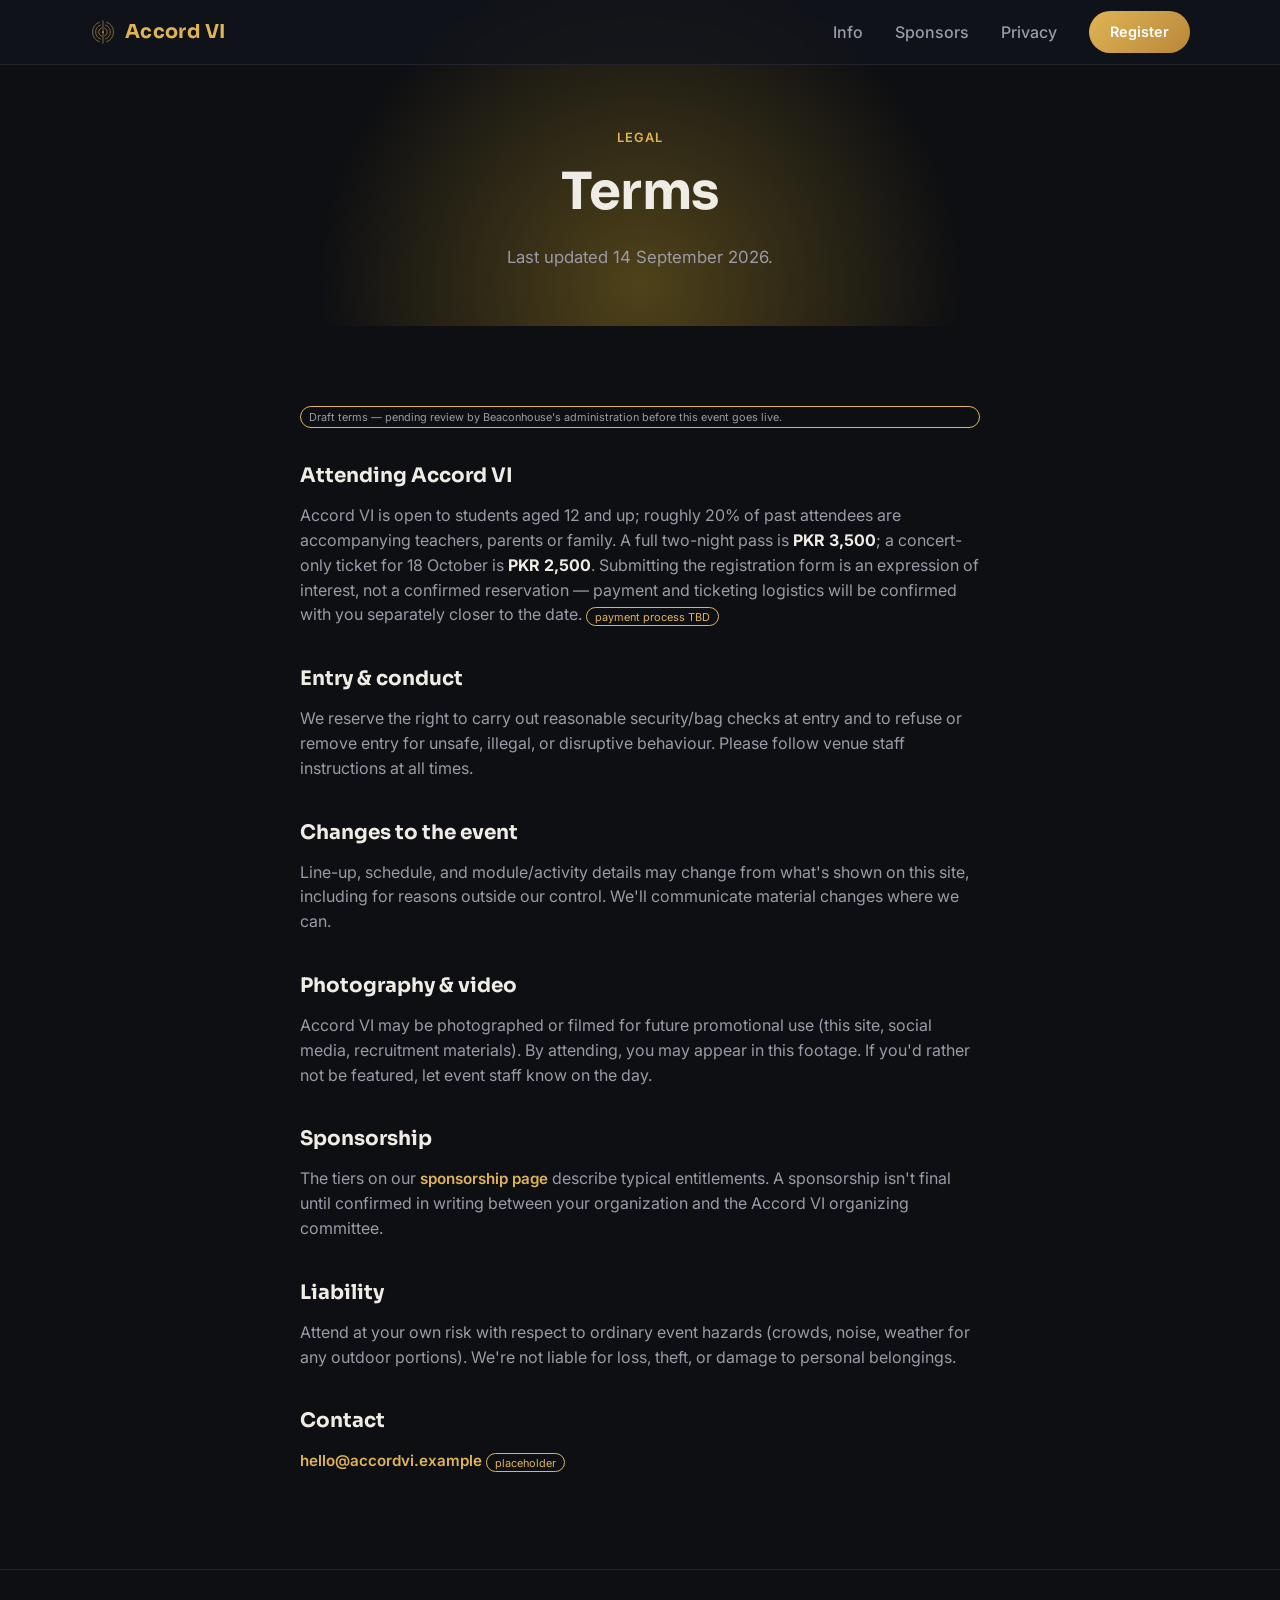
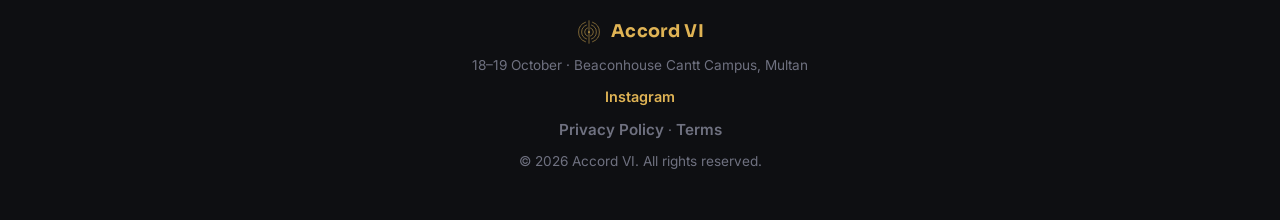
<file: terms.html>
<!DOCTYPE html>
<html lang="en">
<head>
<meta charset="UTF-8">
<meta name="viewport" content="width=device-width, initial-scale=1.0">
<title>Terms — Accord VI</title>
<meta name="description" content="Terms for attending or sponsoring Accord VI, 18–19 October, Beaconhouse Cantt Campus, Multan.">
<link rel="canonical" href="https://yilmaz-islam.github.io/accord-vi-info/terms.html">
<meta property="og:type" content="website">
<meta property="og:title" content="Terms — Accord VI">
<meta property="og:description" content="Terms for attending or sponsoring Accord VI, 18–19 October, Beaconhouse Cantt Campus, Multan.">
<meta property="og:url" content="https://yilmaz-islam.github.io/accord-vi-info/terms.html">
<link rel="icon" type="image/svg+xml" href="assets/favicon.svg">
<link href="https://cdn.jsdelivr.net/npm/aos@2.3.4/dist/aos.css" rel="stylesheet">
<link rel="stylesheet" href="css/styles.css">
</head>
<body>

<a href="#main" class="skip-link">Skip to content</a>

<svg width="0" height="0" style="position:absolute" aria-hidden="true">
  <symbol id="resonance-mark" viewBox="0 0 120 120">
    <g fill="none" stroke="currentColor" stroke-width="2.4" stroke-linecap="round">
      <line x1="60" y1="8" x2="60" y2="112"></line>
      <path d="M66.8,41.2 A20,20 0 0 1 66.8,78.8"></path>
      <path d="M53.2,41.2 A20,20 0 0 0 53.2,78.8"></path>
      <path d="M71.6,28.1 A34,34 0 0 1 71.6,91.9"></path>
      <path d="M48.4,28.1 A34,34 0 0 0 48.4,91.9"></path>
      <path d="M76.4,14.9 A48,48 0 0 1 76.4,105.1"></path>
      <path d="M43.6,14.9 A48,48 0 0 0 43.6,105.1"></path>
    </g>
    <circle cx="60" cy="60" r="4" fill="currentColor"></circle>
  </symbol>
</svg>

<!-- ============ NAV ============ -->
<header class="site-header">
  <div class="container nav-inner">
    <!-- prod: swap for the deployed immersive site's real URL -->
    <a href="https://yilmaz-islam.github.io/accord-vi/" class="logo">
      <svg class="logo-mark" viewBox="0 0 120 120" aria-hidden="true"><use href="#resonance-mark"></use></svg>
      <span class="logo-text">Accord <span>VI</span></span>
    </a>

    <nav class="nav-links" id="navLinks">
      <a href="info.html" class="nav-link">Info</a>
      <a href="sponsor.html" class="nav-link">Sponsors</a>
      <a href="privacy-policy.html" class="nav-link">Privacy</a>
      <a href="register.html" class="nav-cta">Register</a>
    </nav>

    <button class="nav-toggle" id="navToggle" aria-label="Toggle menu" aria-expanded="false" aria-controls="navLinks">
      <span></span><span></span><span></span>
    </button>
  </div>
</header>

<!-- ============ PAGE HERO ============ -->
<section class="page-hero" id="main">
  <div class="hero-glow" aria-hidden="true"></div>
  <div class="container page-hero-inner">
    <p class="eyebrow" data-aos="fade-up" data-aos-delay="100">Legal</p>
    <h1 class="page-title" data-aos="fade-up" data-aos-delay="200">Terms</h1>
    <p class="hero-tagline" data-aos="fade-up" data-aos-delay="300">Last updated 14 September 2026.</p>
  </div>
</section>

<!-- ============ CONTENT ============ -->
<section class="section">
  <div class="container legal-content">

    <p class="ph-tag" style="margin-bottom:2rem;">
      Draft terms — pending review by Beaconhouse's administration before this event goes live.
    </p>

    <h2>Attending Accord VI</h2>
    <p>
      Accord VI is open to students aged 12 and up; roughly 20% of past attendees are accompanying
      teachers, parents or family. A full two-night pass is <strong>PKR 3,500</strong>; a
      concert-only ticket for 18 October is <strong>PKR 2,500</strong>. Submitting the registration
      form is an expression of interest, not a confirmed reservation — payment and ticketing
      logistics will be confirmed with you separately closer to the date.
      <span class="ph-tag">payment process TBD</span>
    </p>

    <h2>Entry &amp; conduct</h2>
    <p>
      We reserve the right to carry out reasonable security/bag checks at entry and to refuse or
      remove entry for unsafe, illegal, or disruptive behaviour. Please follow venue staff
      instructions at all times.
    </p>

    <h2>Changes to the event</h2>
    <p>
      Line-up, schedule, and module/activity details may change from what's shown on this site,
      including for reasons outside our control. We'll communicate material changes where we can.
    </p>

    <h2>Photography &amp; video</h2>
    <p>
      Accord VI may be photographed or filmed for future promotional use (this site, social media,
      recruitment materials). By attending, you may appear in this footage. If you'd rather not be
      featured, let event staff know on the day.
    </p>

    <h2>Sponsorship</h2>
    <p>
      The tiers on our <a href="sponsor.html" class="text-link">sponsorship page</a> describe
      typical entitlements. A sponsorship isn't final until confirmed in writing between your
      organization and the Accord VI organizing committee.
    </p>

    <h2>Liability</h2>
    <p>
      Attend at your own risk with respect to ordinary event hazards (crowds, noise, weather for any
      outdoor portions). We're not liable for loss, theft, or damage to personal belongings.
    </p>

    <h2>Contact</h2>
    <p>
      <a href="mailto:hello@accordvi.example" class="text-link">hello@accordvi.example</a>
      <span class="ph-tag">placeholder</span>
    </p>

  </div>
</section>

<!-- ============ FOOTER ============ -->
<footer class="site-footer">
  <div class="container footer-inner">
    <span class="logo footer-logo">
      <svg class="logo-mark" viewBox="0 0 120 120" aria-hidden="true"><use href="#resonance-mark"></use></svg>
      <span class="logo-text">Accord <span>VI</span></span>
    </span>
    <p class="footer-tag">18–19 October · Beaconhouse Cantt Campus, Multan</p>
    <a href="https://instagram.com/" target="_blank" rel="noopener" class="footer-ig">Instagram</a>
    <p class="footer-legal"><a href="privacy-policy.html" class="text-link">Privacy Policy</a> · <a href="terms.html" class="text-link">Terms</a></p>
    <p class="footer-copy">© <span id="year"></span> Accord VI. All rights reserved.</p>
  </div>
</footer>

<script src="https://cdn.jsdelivr.net/npm/aos@2.3.4/dist/aos.js"></script>
<script src="js/main.js"></script>
</body>
</html>
</file>
<file: css/styles.css>
/* ============================================
   Accord VI — Styles
   "Resonance" identity: navy + brass, per the
   official logo handoff (see assets/logo/).
   ============================================ */

/* Self-hosted variable fonts, pulled from google/fonts on GitHub
   (github.com/google/fonts/tree/main/ofl) instead of Google's CDN. */
@font-face {
  font-family: 'Sora';
  src: url('../assets/fonts/Sora-Variable.ttf') format('truetype-variations');
  font-weight: 100 800;
  font-style: normal;
  font-display: swap;
}
@font-face {
  font-family: 'Inter';
  src: url('../assets/fonts/Inter-Variable.ttf') format('truetype-variations');
  font-weight: 100 900;
  font-style: normal;
  font-display: swap;
}

:root {
  --color-bg: #0e0f12;
  --color-bg-alt: #101116;
  --color-surface: #14151a;
  --color-border: #23252e;

  --color-primary: #e0b455;
  --color-primary-dark: #b8873a;
  --color-accent: #e0b455;

  --color-text: #efece6;
  --color-text-dim: #9a9aa8;
  --color-text-faint: #6f7180;

  --font-display: 'Sora', 'Inter', sans-serif;
  --font-body: 'Inter', system-ui, sans-serif;

  --radius-sm: 10px;
  --radius-md: 16px;
  --radius-lg: 24px;

  --container-w: 1140px;
}

* { box-sizing: border-box; margin: 0; padding: 0; }

html { scroll-behavior: smooth; }

body {
  background: var(--color-bg);
  color: var(--color-text);
  font-family: var(--font-body);
  line-height: 1.55;
  -webkit-font-smoothing: antialiased;
  overflow-x: hidden;
}

img { max-width: 100%; display: block; }

a { color: inherit; text-decoration: none; }

ul { list-style: none; }

.container {
  width: 100%;
  max-width: var(--container-w);
  margin: 0 auto;
  padding: 0 1.25rem;
}

/* ---------- Buttons ---------- */
.btn {
  display: inline-flex;
  align-items: center;
  justify-content: center;
  padding: 0.85rem 1.6rem;
  border-radius: 999px;
  font-family: var(--font-display);
  font-weight: 600;
  font-size: 0.95rem;
  border: 1px solid transparent;
  cursor: pointer;
  transition: transform 0.15s ease, box-shadow 0.15s ease, background 0.15s ease;
}
.btn:active { transform: translateY(1px); }

.btn-primary {
  background: linear-gradient(135deg, var(--color-primary), var(--color-primary-dark));
  color: #fff;
  box-shadow: 0 8px 24px rgba(201, 162, 39, 0.35);
}
.btn-primary:hover { box-shadow: 0 10px 30px rgba(201, 162, 39, 0.5); }

.btn-ghost {
  background: transparent;
  color: var(--color-text);
  border-color: var(--color-border);
}
.btn-ghost:hover { border-color: var(--color-primary); }

.btn-block { width: 100%; }

.text-link {
  color: var(--color-accent);
  font-weight: 600;
  font-size: 0.95rem;
}
.text-link:hover { text-decoration: underline; }

/* ---------- Header / Nav ---------- */
.site-header {
  position: fixed;
  top: 0; left: 0; right: 0;
  z-index: 100;
  background: rgba(18, 20, 28, 0.75);
  backdrop-filter: blur(10px);
  border-bottom: 1px solid var(--color-border);
}

.nav-inner {
  display: flex;
  align-items: center;
  justify-content: space-between;
  height: 64px;
}

.logo {
  display: flex;
  align-items: center;
  gap: 0.55rem;
  font-family: var(--font-display);
  font-weight: 700;
  font-size: 1.2rem;
  letter-spacing: 0.02em;
}
.logo span { color: var(--color-primary); }

.logo-mark {
  width: 26px;
  height: 26px;
  color: var(--color-primary);
  flex-shrink: 0;
}

.nav-links {
  position: fixed;
  top: 64px;
  left: 0; right: 0;
  background: var(--color-bg-alt);
  border-bottom: 1px solid var(--color-border);
  display: flex;
  flex-direction: column;
  gap: 0;
  padding: 0.5rem 1.25rem 1.25rem;
  transform: translateY(-150%);
  opacity: 0;
  transition: transform 0.25s ease, opacity 0.25s ease;
}
.nav-links.open { transform: translateY(0); opacity: 1; }

.nav-link {
  padding: 0.85rem 0;
  border-bottom: 1px solid var(--color-border);
  font-weight: 500;
  color: var(--color-text-dim);
}
.nav-link:hover { color: var(--color-text); }

.nav-cta {
  margin-top: 1rem;
  text-align: center;
  padding: 0.75rem;
  border-radius: 999px;
  background: linear-gradient(135deg, var(--color-primary), var(--color-primary-dark));
  color: #fff;
  font-weight: 600;
}

.nav-toggle {
  display: flex;
  flex-direction: column;
  justify-content: center;
  gap: 5px;
  width: 40px;
  height: 40px;
  background: transparent;
  border: none;
  cursor: pointer;
}
.nav-toggle span {
  display: block;
  height: 2px;
  background: var(--color-text);
  border-radius: 2px;
  transition: transform 0.2s ease, opacity 0.2s ease;
}
.nav-toggle[aria-expanded="true"] span:nth-child(1) { transform: translateY(7px) rotate(45deg); }
.nav-toggle[aria-expanded="true"] span:nth-child(2) { opacity: 0; }
.nav-toggle[aria-expanded="true"] span:nth-child(3) { transform: translateY(-7px) rotate(-45deg); }

/* ---------- Hero ---------- */
.hero {
  position: relative;
  padding: 9rem 0 5rem;
  overflow: hidden;
}

.hero-glow {
  position: absolute;
  top: -20%;
  left: 50%;
  width: 700px;
  height: 700px;
  transform: translateX(-50%);
  background: radial-gradient(circle, rgba(201, 162, 39, 0.35) 0%, rgba(201, 162, 39, 0) 65%);
  pointer-events: none;
}

.hero-inner { position: relative; text-align: center; }

.hero-mark { display: flex; justify-content: center; margin-bottom: 1.1rem; }
.logo-mark-hero {
  width: 60px;
  height: 60px;
  color: var(--color-primary);
}

.eyebrow {
  color: var(--color-accent);
  font-weight: 600;
  letter-spacing: 0.08em;
  text-transform: uppercase;
  font-size: 0.8rem;
  margin-bottom: 1rem;
}

/* ---------- Page hero (register.html / sponsor.html) ---------- */
.page-hero {
  position: relative;
  padding: 8rem 0 3.5rem;
  overflow: hidden;
}
.page-hero-inner { position: relative; text-align: center; }

.page-title {
  font-family: var(--font-display);
  font-weight: 700;
  font-size: clamp(2rem, 6vw, 3.2rem);
  line-height: 1.1;
  letter-spacing: -0.01em;
  max-width: 760px;
  margin: 0 auto;
}

.hero-title {
  font-family: var(--font-display);
  font-weight: 700;
  font-size: clamp(3rem, 14vw, 6.5rem);
  line-height: 0.95;
  letter-spacing: -0.02em;
}
.hero-title .outline {
  -webkit-text-stroke: 2px var(--color-primary);
  color: transparent;
}

.hero-tagline {
  max-width: 560px;
  margin: 1.5rem auto 0;
  color: var(--color-text-dim);
  font-size: 1.05rem;
}

.hero-meta {
  display: flex;
  flex-wrap: wrap;
  justify-content: center;
  gap: 0.75rem;
  margin: 2rem 0;
}

.meta-chip {
  display: flex;
  flex-direction: column;
  align-items: flex-start;
  background: var(--color-surface);
  border: 1px solid var(--color-border);
  border-radius: var(--radius-md);
  padding: 0.7rem 1.1rem;
  min-width: 180px;
  text-align: left;
}
.meta-label {
  font-size: 0.72rem;
  text-transform: uppercase;
  letter-spacing: 0.06em;
  color: var(--color-text-faint);
}
.meta-value {
  font-family: var(--font-display);
  font-weight: 600;
  font-size: 0.98rem;
  margin-top: 0.15rem;
}

.hero-actions {
  display: flex;
  flex-wrap: wrap;
  justify-content: center;
  gap: 0.9rem;
}

/* ---------- Countdown ---------- */
.countdown {
  display: flex;
  justify-content: center;
  gap: 0.75rem;
  margin-top: 2.5rem;
}

.countdown-box {
  display: flex;
  flex-direction: column;
  align-items: center;
  background: var(--color-surface);
  border: 1px solid var(--color-border);
  border-radius: var(--radius-md);
  padding: 0.9rem 1rem;
  min-width: 72px;
}

.countdown-num {
  font-family: var(--font-display);
  font-weight: 700;
  font-size: 1.6rem;
  color: var(--color-accent);
  font-variant-numeric: tabular-nums;
}

.countdown-label {
  font-size: 0.68rem;
  text-transform: uppercase;
  letter-spacing: 0.06em;
  color: var(--color-text-faint);
  margin-top: 0.2rem;
}

/* ---------- Sections ---------- */
.section { padding: 5rem 0; }
.section-alt { background: var(--color-bg-alt); }

.section-kicker {
  color: var(--color-accent);
  font-weight: 600;
  text-transform: uppercase;
  letter-spacing: 0.08em;
  font-size: 0.78rem;
  margin-bottom: 0.6rem;
}

.section-title {
  font-family: var(--font-display);
  font-weight: 700;
  font-size: clamp(1.6rem, 5vw, 2.4rem);
  line-height: 1.15;
  max-width: 640px;
}

/* ---------- Legal pages (privacy / terms) ---------- */
.legal-content { max-width: 720px; }
.legal-content h2 {
  font-family: var(--font-display);
  font-weight: 700;
  font-size: 1.25rem;
  margin: 2.25rem 0 0.75rem;
}
.legal-content h2:first-of-type { margin-top: 0; }
.legal-content p { color: var(--color-text-dim); margin-bottom: 1rem; }
.legal-content ul { margin: 0 0 1rem; padding-left: 0; }
.legal-content ul li {
  color: var(--color-text-dim);
  padding-left: 1.4rem;
  position: relative;
  margin-bottom: 0.4rem;
}
.legal-content ul li::before {
  content: '—';
  position: absolute;
  left: 0;
  color: var(--color-text-faint);
}
.legal-content strong { color: var(--color-text); }

.section-lead {
  color: var(--color-text-dim);
  max-width: 560px;
  margin-top: 0.9rem;
}

/* ---------- About ---------- */
.about-grid {
  display: grid;
  grid-template-columns: 1fr;
  gap: 2.5rem;
  margin-top: 2.5rem;
}

.about-copy p {
  color: var(--color-text-dim);
  margin-bottom: 1rem;
}

.about-stats {
  display: grid;
  grid-template-columns: repeat(2, 1fr);
  gap: 1rem;
}

.stat-card {
  background: var(--color-surface);
  border: 1px solid var(--color-border);
  border-radius: var(--radius-md);
  padding: 1.4rem;
  text-align: center;
}
.stat-num {
  display: block;
  font-family: var(--font-display);
  font-weight: 700;
  font-size: 1.6rem;
  color: var(--color-primary);
}
.stat-label {
  display: block;
  color: var(--color-text-faint);
  font-size: 0.82rem;
  margin-top: 0.35rem;
}

/* ---------- Urgency banner ---------- */
.urgency-banner {
  margin-top: 2rem;
  display: flex;
  flex-direction: column;
  gap: 0.5rem;
  align-items: flex-start;
  background: rgba(224, 180, 85, 0.08);
  border: 1px solid var(--color-primary);
  border-radius: var(--radius-md);
  padding: 1rem 1.25rem;
}
.urgency-badge {
  background: var(--color-primary);
  color: #211a05;
  font-family: var(--font-display);
  font-weight: 700;
  font-size: 0.7rem;
  text-transform: uppercase;
  letter-spacing: 0.05em;
  padding: 0.2rem 0.6rem;
  border-radius: 999px;
}
.urgency-banner p { color: var(--color-text-dim); font-size: 0.9rem; }

/* ---------- Sponsorship ---------- */
.tier-grid {
  display: grid;
  grid-template-columns: 1fr;
  gap: 1.25rem;
  margin-top: 2.5rem;
}

.tier-card {
  position: relative;
  background: var(--color-surface);
  border: 1px solid var(--color-border);
  border-radius: var(--radius-lg);
  padding: 1.75rem;
}

.tier-featured {
  border-color: var(--color-primary);
  box-shadow: 0 0 0 1px var(--color-primary), 0 20px 40px rgba(201, 162, 39, 0.15);
}

.tier-badge {
  position: absolute;
  top: -12px;
  right: 1.5rem;
  background: var(--color-accent);
  color: #211a05;
  font-size: 0.7rem;
  font-weight: 700;
  text-transform: uppercase;
  letter-spacing: 0.04em;
  padding: 0.3rem 0.7rem;
  border-radius: 999px;
}

.tier-title {
  border: 2px solid var(--color-primary);
  background: linear-gradient(160deg, var(--color-surface), var(--color-bg-alt));
}

.tier-badge-title { background: var(--color-primary); color: #211a05; }

/* Animated gold border-beam, scaled by tier: Platinum (title sponsor) gets
   the full treatment — a tighter, faster beam plus a light shimmer sweep,
   echoing the president/director card treatment on the immersive site.
   Gold gets a dimmer, slower beam only; Bronze/Silver/Diamond stay plain. */
@property --tier-beam-angle {
  syntax: '<angle>';
  initial-value: 0deg;
  inherits: false;
}

.tier-featured, .tier-title { position: relative; overflow-x: hidden; }

.tier-featured::after, .tier-title::after {
  content: "";
  position: absolute;
  inset: 0;
  border-radius: inherit;
  padding: 1.5px;
  background: conic-gradient(from var(--tier-beam-angle),
    transparent 0deg,
    transparent 260deg,
    var(--color-primary-dark) 300deg,
    var(--color-primary) 330deg,
    var(--color-primary-dark) 350deg,
    transparent 360deg);
  -webkit-mask: linear-gradient(#000 0 0) content-box, linear-gradient(#000 0 0);
  -webkit-mask-composite: xor;
  mask-composite: exclude;
  animation: tier-beam-spin 9s linear infinite;
  pointer-events: none;
  z-index: 0;
}
.tier-title::after {
  padding: 2px;
  background: conic-gradient(from var(--tier-beam-angle),
    transparent 0deg,
    transparent 230deg,
    var(--color-bg) 260deg,
    var(--color-primary-dark) 300deg,
    var(--color-primary) 330deg,
    var(--color-primary-dark) 350deg,
    transparent 360deg);
  animation-duration: 7s;
}
@keyframes tier-beam-spin { to { --tier-beam-angle: 360deg; } }

.tier-title::before {
  content: "";
  position: absolute;
  inset: 0;
  background: linear-gradient(100deg, transparent 42%, rgba(224, 180, 85, 0.3) 48%, rgba(224, 180, 85, 0.55) 50%, rgba(224, 180, 85, 0.3) 52%, transparent 58%);
  transform: translateX(-130%);
  animation: tier-shimmer 7s ease-in-out infinite;
  pointer-events: none;
  z-index: 0;
}
@keyframes tier-shimmer {
  0% { transform: translateX(-130%); }
  37% { transform: translateX(130%); }
  100% { transform: translateX(130%); }
}

.tier-badge { z-index: 2; }
.tier-featured .tier-name, .tier-featured .tier-price, .tier-featured .tier-blurb, .tier-featured .tier-list,
.tier-title .tier-name, .tier-title .tier-price, .tier-title .tier-blurb, .tier-title .tier-list {
  position: relative;
  z-index: 1;
}

@media (prefers-reduced-motion: reduce) {
  .tier-featured::after, .tier-title::after, .tier-title::before {
    animation: none;
  }
}

.tier-name {
  display: block;
  font-family: var(--font-display);
  font-weight: 700;
  font-size: 1.25rem;
}

.tier-price {
  display: block;
  font-family: var(--font-display);
  font-weight: 600;
  font-size: 1rem;
  color: var(--color-accent);
  margin: 0.3rem 0 0.6rem;
}

.tier-blurb {
  color: var(--color-text-dim);
  font-size: 0.92rem;
  margin-bottom: 1.1rem;
}

.tier-list li {
  position: relative;
  padding-left: 1.3rem;
  color: var(--color-text-dim);
  font-size: 0.9rem;
  margin-bottom: 0.5rem;
}
.tier-list li::before {
  content: "";
  position: absolute;
  left: 0;
  top: 0.5em;
  width: 6px;
  height: 6px;
  border-radius: 50%;
  background: var(--color-primary);
}

.tier-note {
  margin-top: 1.5rem;
  color: var(--color-text-faint);
  font-size: 0.8rem;
  font-style: italic;
}

/* ---------- Ideal-for-brands strip ---------- */
.brands-strip {
  margin-top: 2rem;
  background: var(--color-surface);
  border: 1px solid var(--color-border);
  border-radius: var(--radius-md);
  padding: 1.1rem 1.4rem;
  display: flex;
  flex-direction: column;
  gap: 0.4rem;
}
.brands-label {
  color: var(--color-accent);
  font-weight: 700;
  font-size: 0.78rem;
  text-transform: uppercase;
  letter-spacing: 0.06em;
}
.brands-value { color: var(--color-text-dim); font-size: 0.92rem; }

/* ---------- Custom add-ons ---------- */
.addon-block {
  margin-top: 2.5rem;
  background: var(--color-surface);
  border: 1px solid var(--color-border);
  border-radius: var(--radius-lg);
  padding: 1.75rem;
}
.addon-title {
  font-family: var(--font-display);
  font-weight: 700;
  font-size: 1.15rem;
  margin-bottom: 0.5rem;
}
.addon-lead {
  color: var(--color-text-dim);
  font-size: 0.92rem;
  margin-bottom: 1.1rem;
}
.addon-list {
  display: grid;
  grid-template-columns: 1fr;
  gap: 0.6rem;
}
.addon-list li {
  position: relative;
  padding-left: 1.3rem;
  color: var(--color-text-dim);
  font-size: 0.9rem;
}
.addon-list li::before {
  content: "";
  position: absolute;
  left: 0;
  top: 0.5em;
  width: 6px;
  height: 6px;
  border-radius: 50%;
  background: var(--color-primary);
}

/* ---------- Sponsor marquee ---------- */
.sponsor-marquee {
  margin-top: 3rem;
  overflow: hidden;
  -webkit-mask-image: linear-gradient(90deg, transparent, #000 8%, #000 92%, transparent);
  mask-image: linear-gradient(90deg, transparent, #000 8%, #000 92%, transparent);
}

.sponsor-track {
  display: flex;
  gap: 1rem;
  width: max-content;
  animation: sponsor-scroll 22s linear infinite;
}

.sponsor-marquee:hover .sponsor-track { animation-play-state: paused; }

.sponsor-chip {
  flex: 0 0 auto;
  background: var(--color-surface);
  border: 1px dashed var(--color-border);
  border-radius: var(--radius-md);
  padding: 0.9rem 1.75rem;
  color: var(--color-text-faint);
  font-family: var(--font-display);
  font-weight: 600;
  font-size: 0.85rem;
  white-space: nowrap;
}

@keyframes sponsor-scroll {
  from { transform: translateX(0); }
  to { transform: translateX(-50%); }
}

@media (prefers-reduced-motion: reduce) {
  .sponsor-track { animation: none; }
}

.cta-banner {
  margin-top: 3rem;
  background: linear-gradient(135deg, var(--color-primary-dark), var(--color-primary));
  border-radius: var(--radius-lg);
  padding: 2rem;
  display: flex;
  flex-direction: column;
  gap: 1.25rem;
  align-items: flex-start;
}
.cta-banner h3 {
  font-family: var(--font-display);
  font-size: 1.25rem;
  margin-bottom: 0.35rem;
}
.cta-banner p { color: rgba(255,255,255,0.85); font-size: 0.92rem; }
.cta-banner .btn-primary {
  background: #fff;
  color: var(--color-primary-dark);
  box-shadow: none;
}

/* ---------- Gallery ---------- */
.gallery-grid {
  display: grid;
  grid-template-columns: repeat(2, 1fr);
  gap: 0.9rem;
  margin-top: 2.5rem;
}

.gallery-item {
  aspect-ratio: 1 / 1;
  border-radius: var(--radius-md);
  overflow: hidden;
  border: 1px solid var(--color-border);
}
.gallery-item img {
  width: 100%;
  height: 100%;
  object-fit: cover;
}

.quote-block {
  margin-top: 2.5rem;
  text-align: center;
  max-width: 640px;
  margin-left: auto;
  margin-right: auto;
}
.quote-block p {
  font-family: var(--font-display);
  font-weight: 300;
  font-size: 1.4rem;
  color: var(--color-text);
}
.quote-block cite {
  display: block;
  margin-top: 0.75rem;
  font-style: normal;
  color: var(--color-text-faint);
  font-size: 0.85rem;
}

/* ---------- Schedule ---------- */
.schedule-grid {
  margin-top: 2.5rem;
  display: grid;
  grid-template-columns: 1fr;
  gap: 1.25rem;
}
.schedule-card {
  background: var(--color-surface);
  border: 1px solid var(--color-border);
  border-radius: var(--radius-lg);
  padding: 1.75rem;
}
.schedule-day {
  display: inline-block;
  font-family: var(--font-display);
  font-weight: 700;
  font-size: 1.1rem;
  color: var(--color-primary);
}
.schedule-date {
  display: block;
  color: var(--color-text-faint);
  font-size: 0.85rem;
  margin-top: 0.2rem;
  margin-bottom: 1.25rem;
}
.schedule-list {
  list-style: none;
  display: flex;
  flex-direction: column;
  gap: 0.9rem;
}
.schedule-list li {
  display: flex;
  gap: 1rem;
  padding-top: 0.9rem;
  border-top: 1px solid var(--color-border);
}
.schedule-list li:first-child {
  padding-top: 0;
  border-top: none;
}
.schedule-time {
  flex: 0 0 auto;
  width: 5.5rem;
  color: var(--color-text-faint);
  font-size: 0.8rem;
  text-transform: uppercase;
  letter-spacing: 0.04em;
}

/* ---------- FAQ ---------- */
.faq-list {
  margin-top: 2.5rem;
  display: flex;
  flex-direction: column;
  gap: 0.75rem;
}

.faq-item {
  background: var(--color-surface);
  border: 1px solid var(--color-border);
  border-radius: var(--radius-md);
  overflow: hidden;
}

.faq-question {
  width: 100%;
  display: flex;
  align-items: center;
  justify-content: space-between;
  gap: 1rem;
  background: transparent;
  border: none;
  color: var(--color-text);
  font-family: var(--font-display);
  font-weight: 600;
  font-size: 0.98rem;
  text-align: left;
  padding: 1.1rem 1.4rem;
  cursor: pointer;
}

.faq-icon {
  flex: 0 0 auto;
  color: var(--color-accent);
  font-size: 1.2rem;
  transition: transform 0.2s ease;
  pointer-events: none;
}

.faq-question[aria-expanded="true"] .faq-icon { transform: rotate(45deg); }

.faq-answer {
  max-height: 0;
  overflow: hidden;
  transition: max-height 0.25s ease;
}

.faq-answer p {
  color: var(--color-text-dim);
  font-size: 0.92rem;
  padding: 0 1.4rem 1.1rem;
}

/* ---------- Contact ---------- */
.contact-grid {
  display: grid;
  grid-template-columns: 1fr;
  gap: 2.5rem;
}

.contact-details { margin-top: 1.75rem; }
.contact-details li {
  display: flex;
  flex-wrap: wrap;
  align-items: center;
  gap: 0.6rem;
  padding: 0.85rem 0;
  border-bottom: 1px solid var(--color-border);
}
.contact-label {
  width: 90px;
  color: var(--color-text-faint);
  font-size: 0.8rem;
  text-transform: uppercase;
  letter-spacing: 0.05em;
}
.contact-value { font-weight: 600; }
.ph-tag {
  font-size: 0.68rem;
  color: var(--color-accent);
  border: 1px solid var(--color-accent);
  border-radius: 999px;
  padding: 0.1rem 0.5rem;
}

.contact-form {
  background: var(--color-surface);
  border: 1px solid var(--color-border);
  border-radius: var(--radius-lg);
  padding: 1.75rem;
}

.form-row { margin-bottom: 1.1rem; display: flex; flex-direction: column; gap: 0.4rem; }
.form-row[hidden] { display: none; }
.form-row label { font-size: 0.85rem; color: var(--color-text-dim); font-weight: 500; }

.form-row input,
.form-row select,
.form-row textarea {
  background: var(--color-bg);
  border: 1px solid var(--color-border);
  border-radius: var(--radius-sm);
  padding: 0.75rem 0.9rem;
  color: var(--color-text);
  font-family: var(--font-body);
  font-size: 0.95rem;
  resize: vertical;
}
.form-row input:focus,
.form-row select:focus,
.form-row textarea:focus {
  outline: none;
  border-color: var(--color-primary);
}

.form-note {
  margin-top: 0.9rem;
  font-size: 0.85rem;
  color: var(--color-accent);
  min-height: 1.2em;
}
.form-note.is-error { color: #e0555a; }
.form-note.is-success { color: #5ecb8f; }

.btn:disabled { opacity: 0.6; cursor: not-allowed; }

/* ---------- Skip link ---------- */
.skip-link {
  position: absolute;
  top: -100px;
  left: 1rem;
  z-index: 1000;
  background: var(--color-primary);
  color: #0e0f12;
  padding: 0.75rem 1.25rem;
  border-radius: var(--radius-sm);
  font-family: var(--font-display);
  font-weight: 600;
  transition: top 0.15s ease;
}
.skip-link:focus { top: 1rem; }

/* ---------- Map embed ---------- */
.map-embed {
  margin: 1rem 0;
  border-radius: var(--radius-md);
  overflow: hidden;
  border: 1px solid var(--color-border);
  filter: grayscale(0.3) invert(0.92) contrast(0.9);
}

/* ---------- Sticky mobile CTA ---------- */
.sticky-mobile-cta {
  position: fixed;
  left: 0;
  right: 0;
  bottom: 0;
  z-index: 500;
  padding: 0.75rem 1rem calc(0.75rem + env(safe-area-inset-bottom));
  background: rgba(14, 15, 18, 0.92);
  backdrop-filter: blur(8px);
  border-top: 1px solid var(--color-border);
}
body:has(.sticky-mobile-cta) { padding-bottom: 4.5rem; }
@media (min-width: 768px) {
  .sticky-mobile-cta { display: none; }
  body:has(.sticky-mobile-cta) { padding-bottom: 0; }
}

/* ---------- Footer ---------- */
.site-footer {
  padding: 3rem 0;
  border-top: 1px solid var(--color-border);
  text-align: center;
}
.footer-inner {
  display: flex;
  flex-direction: column;
  align-items: center;
  gap: 0.6rem;
}
.footer-logo { font-size: 1.1rem; justify-content: center; }
.footer-tag, .footer-copy, .footer-legal { color: var(--color-text-faint); font-size: 0.85rem; }
.footer-legal .text-link { color: var(--color-text-faint); }
.footer-legal .text-link:hover { color: var(--color-text); }
.footer-ig {
  color: var(--color-accent);
  font-weight: 600;
  font-size: 0.9rem;
}

/* ============================================
   Tablet / Desktop
   ============================================ */
@media (min-width: 768px) {
  .about-grid { grid-template-columns: 1.1fr 0.9fr; align-items: center; }
  .tier-grid { grid-template-columns: repeat(2, 1fr); }
  .gallery-grid { grid-template-columns: repeat(3, 1fr); }
  .schedule-grid { grid-template-columns: repeat(2, 1fr); }
  .contact-grid { grid-template-columns: 1fr 1fr; }
  .addon-list { grid-template-columns: repeat(2, 1fr); }
}

@media (min-width: 1024px) {
  .nav-toggle { display: none; }

  .nav-links {
    position: static;
    flex-direction: row;
    align-items: center;
    background: transparent;
    border: none;
    padding: 0;
    gap: 2rem;
    transform: none;
    opacity: 1;
  }
  .nav-link { border-bottom: none; padding: 0; }
  .nav-cta { margin-top: 0; padding: 0.6rem 1.3rem; font-size: 0.9rem; }

  .tier-grid { grid-template-columns: repeat(3, 1fr); }
  .gallery-grid { grid-template-columns: repeat(3, 1fr); }
}
</file>
